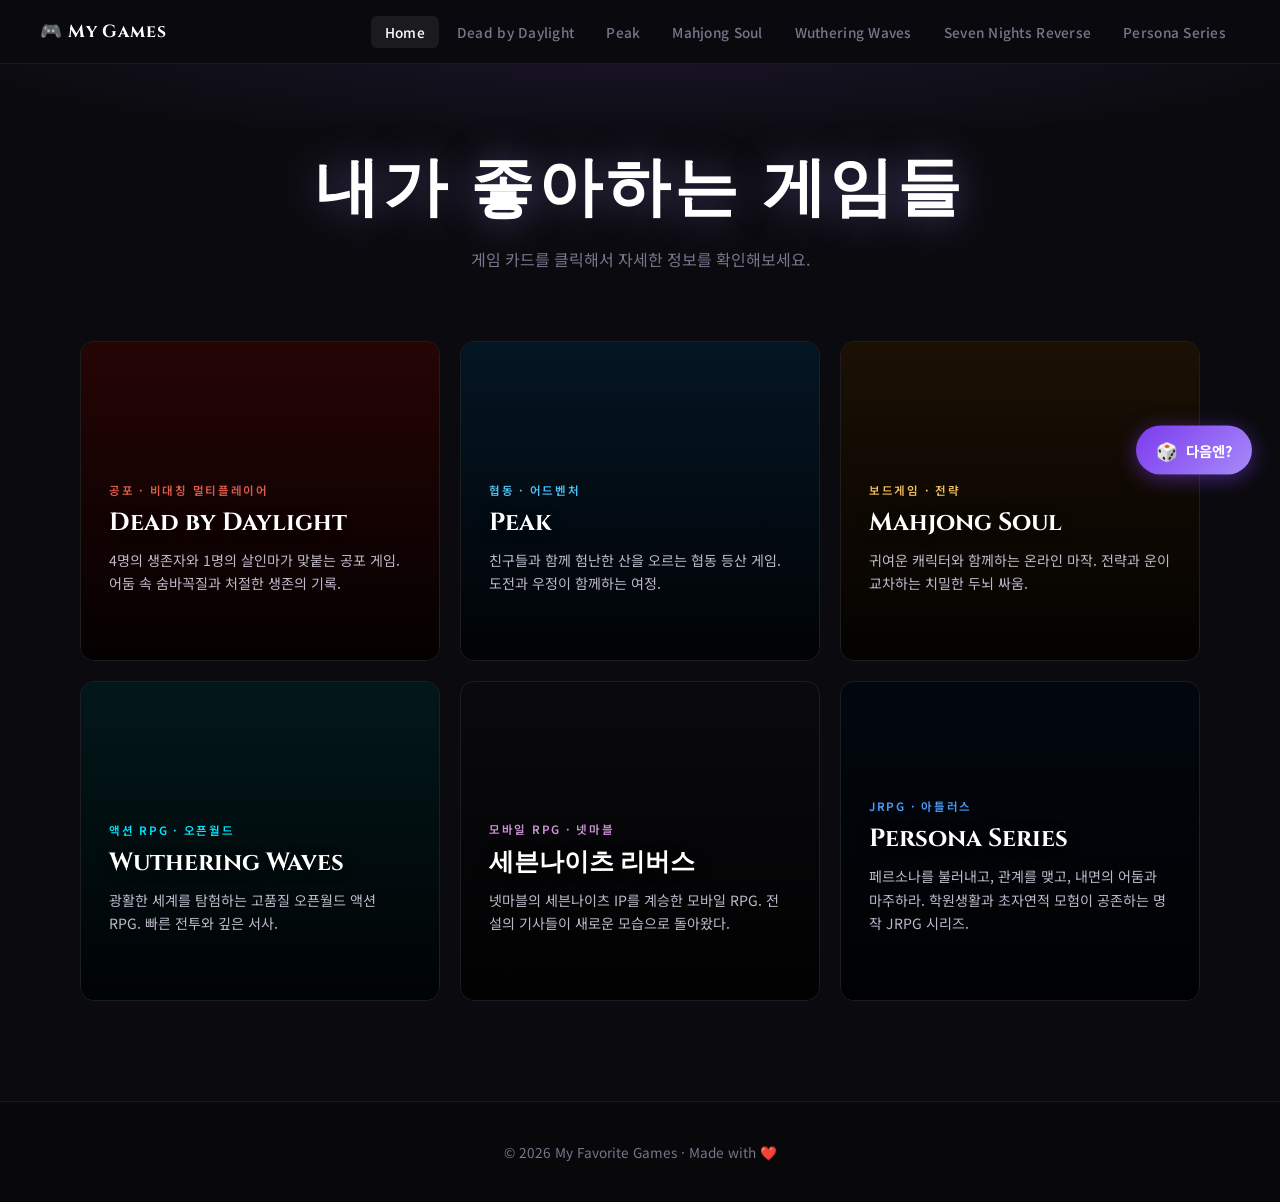
<file: index.html>
<!DOCTYPE html>
<html lang="ko">
<head>
  <meta charset="UTF-8" />
  <meta name="viewport" content="width=device-width, initial-scale=1.0" />
  <title>My Favorite Games</title>
  <link rel="stylesheet" href="style.css" />
</head>
<body>

  <nav class="navbar">
    <div class="nav-logo">🎮 My Games</div>
    <ul class="nav-links">
      <li><a href="index.html" class="active">Home</a></li>
      <li><a href="dbd.html">Dead by Daylight</a></li>
      <li><a href="peak.html">Peak</a></li>
      <li><a href="mahjong.html">Mahjong Soul</a></li>
      <li><a href="wuthering.html">Wuthering Waves</a></li>
      <li><a href="seven.html">Seven Nights Reverse</a></li>
      <li><a href="persona.html">Persona Series</a></li>
    </ul>
    <div class="hamburger" onclick="toggleMenu()">&#9776;</div>
  </nav>

  <main>
    <section class="hero">
      <h1>내가 좋아하는 게임들</h1>
      <p>게임 카드를 클릭해서 자세한 정보를 확인해보세요.</p>
    </section>

    <section class="game-grid">

      <a href="dbd.html" class="game-card dbd">
        <div class="card-img" style="background-image: url('https://cdn.cloudflare.steamstatic.com/steam/apps/381210/capsule_616x353.jpg');"></div>
        <div class="card-overlay">
          <div class="card-genre">공포 · 비대칭 멀티플레이어</div>
          <h2>Dead by Daylight</h2>
          <p>4명의 생존자와 1명의 살인마가 맞붙는 공포 게임. 어둠 속 숨바꼭질과 처절한 생존의 기록.</p>
          <span class="card-btn">자세히 보기 →</span>
        </div>
      </a>

      <a href="peak.html" class="game-card peak">
        <div class="card-img" style="background-image: url('https://cdn.cloudflare.steamstatic.com/steam/apps/3527290/library_hero.jpg');"></div>
        <div class="card-overlay">
          <div class="card-genre">협동 · 어드벤처</div>
          <h2>Peak</h2>
          <p>친구들과 함께 험난한 산을 오르는 협동 등산 게임. 도전과 우정이 함께하는 여정.</p>
          <span class="card-btn">자세히 보기 →</span>
        </div>
      </a>

      <a href="mahjong.html" class="game-card mahjong">
        <div class="card-img" style="background-image: url('https://cdn.cloudflare.steamstatic.com/steam/apps/1329410/capsule_616x353.jpg');"></div>
        <div class="card-overlay">
          <div class="card-genre">보드게임 · 전략</div>
          <h2>Mahjong Soul</h2>
          <p>귀여운 캐릭터와 함께하는 온라인 마작. 전략과 운이 교차하는 치밀한 두뇌 싸움.</p>
          <span class="card-btn">자세히 보기 →</span>
        </div>
      </a>

      <a href="wuthering.html" class="game-card wuthering">
        <div class="card-img" style="background-image: url('https://cdn.cloudflare.steamstatic.com/steam/apps/3513350/library_hero.jpg');"></div>
        <div class="card-overlay">
          <div class="card-genre">액션 RPG · 오픈월드</div>
          <h2>Wuthering Waves</h2>
          <p>광활한 세계를 탐험하는 고품질 오픈월드 액션 RPG. 빠른 전투와 깊은 서사.</p>
          <span class="card-btn">자세히 보기 →</span>
        </div>
      </a>

      <a href="seven.html" class="game-card seven">
        <div class="card-img" style="background-image: url('https://sgimage.netmarble.com/images/netmarble/tskgb/20250521/f1xd1747818326238.jpg'); background-position: center center;"></div>
        <div class="card-overlay">
          <div class="card-genre">모바일 RPG · 넷마블</div>
          <h2>세븐나이츠 리버스</h2>
          <p>넷마블의 세븐나이츠 IP를 계승한 모바일 RPG. 전설의 기사들이 새로운 모습으로 돌아왔다.</p>
          <span class="card-btn">자세히 보기 →</span>
        </div>
      </a>

      <a href="persona.html" class="game-card persona">
        <div class="card-img" style="background-image: url('https://cdn.cloudflare.steamstatic.com/steam/apps/2161700/capsule_616x353.jpg');"></div>
        <div class="card-overlay">
          <div class="card-genre">JRPG · 아틀러스</div>
          <h2>Persona Series</h2>
          <p>페르소나를 불러내고, 관계를 맺고, 내면의 어둠과 마주하라. 학원생활과 초자연적 모험이 공존하는 명작 JRPG 시리즈.</p>
          <span class="card-btn">자세히 보기 →</span>
        </div>
      </a>

    </section>
  </main>

  <footer>
    <p>© 2026 My Favorite Games · Made with ❤️</p>
  </footer>

  <script src="script.js"></script>
</body>
</html>
</file>
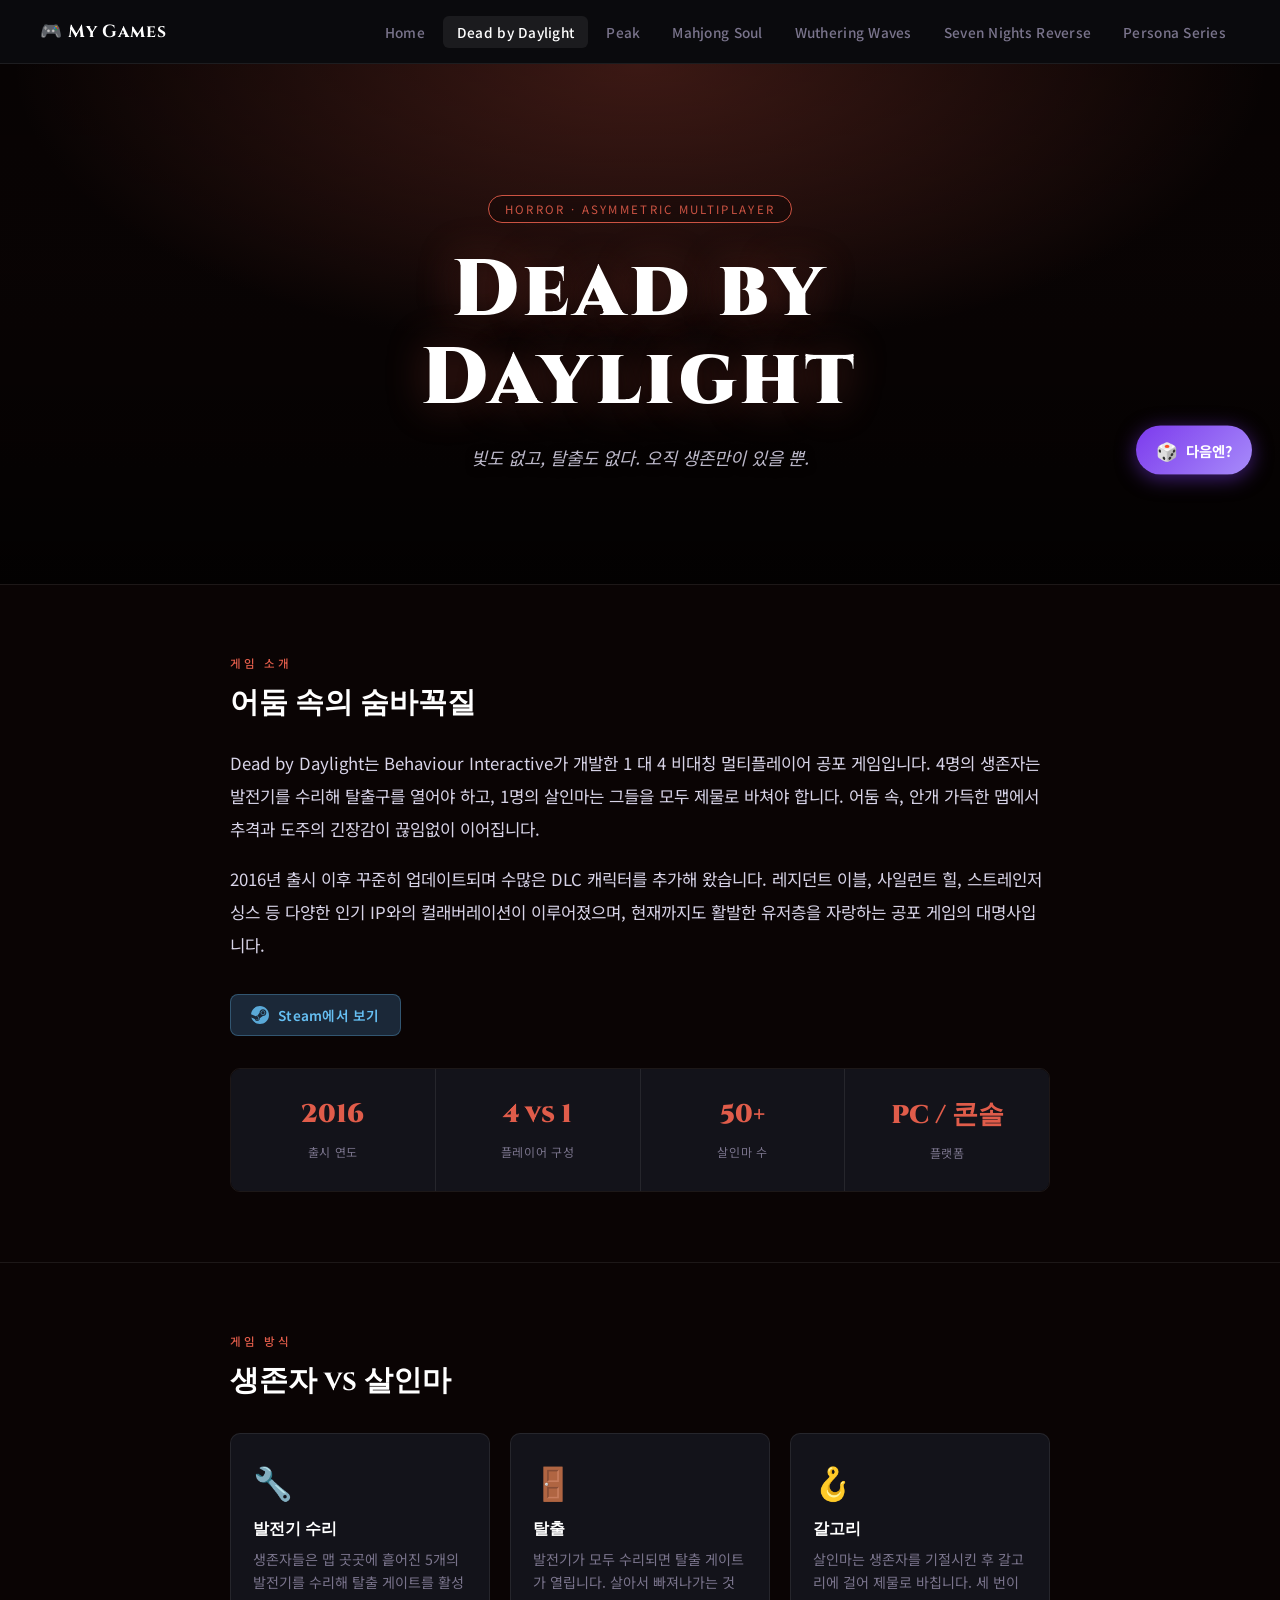
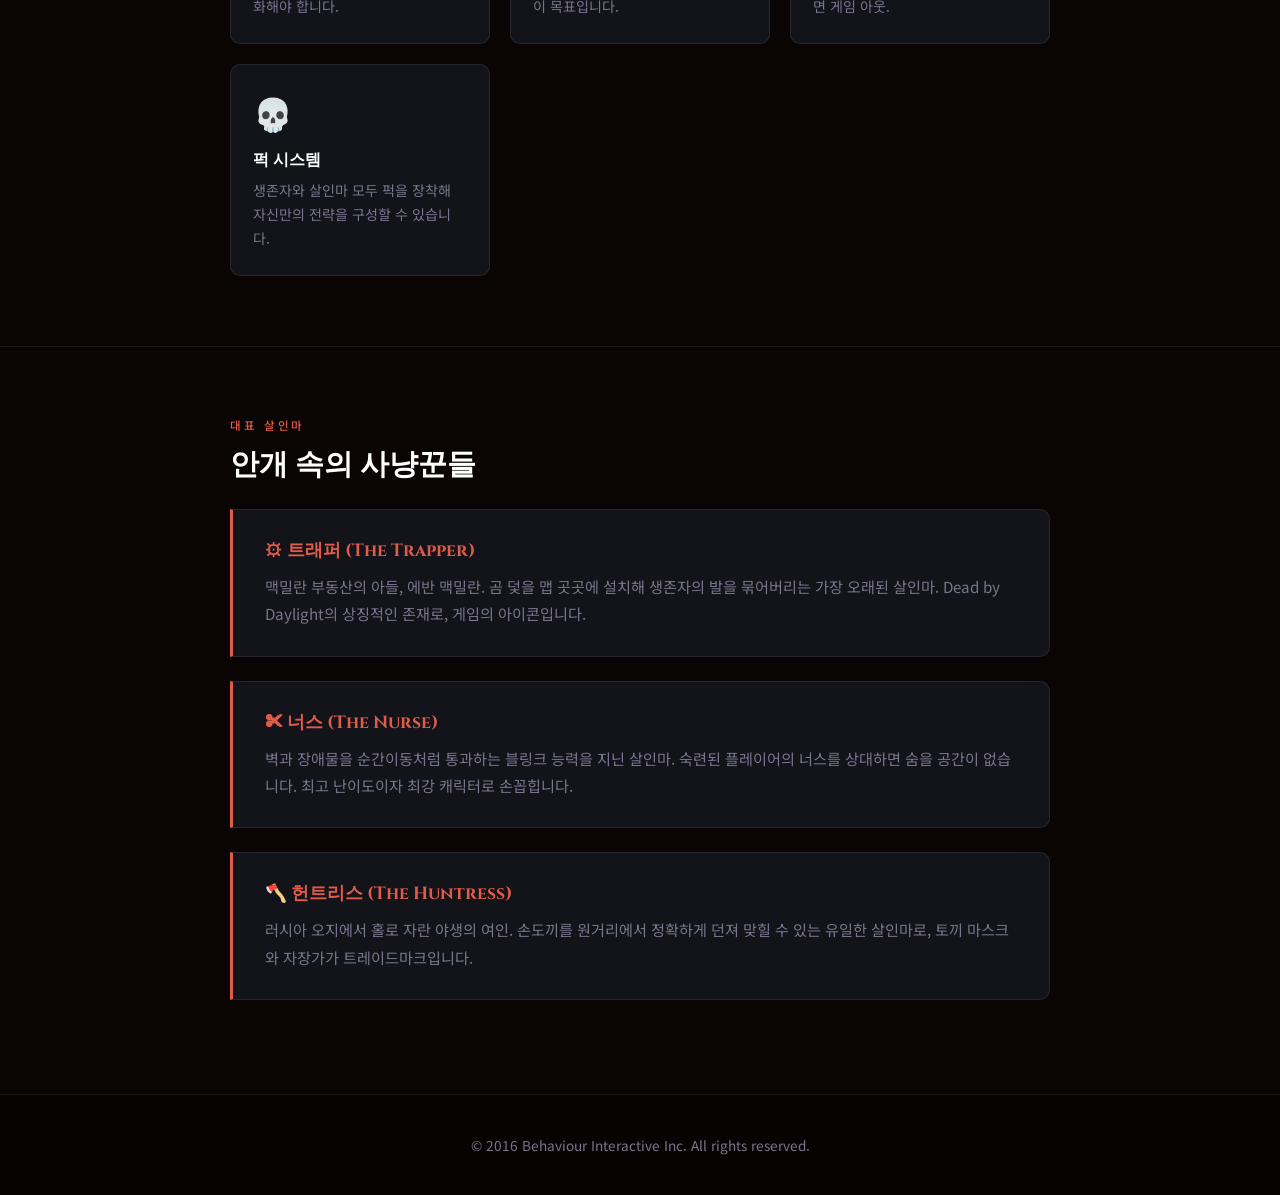
<file: dbd.html>
<!DOCTYPE html>
<html lang="ko">
<head>
  <meta charset="UTF-8" />
  <meta name="viewport" content="width=device-width, initial-scale=1.0" />
  <title>Dead by Daylight — My Games</title>
  <link rel="stylesheet" href="style.css" />
  <style>
    :root { --accent: #e05c4a; --hero-glow: rgba(224,92,74,0.35); }
    body { background: #0a0404; }
  </style>
</head>
<body>

  <nav class="navbar">
    <div class="nav-logo">🎮 My Games</div>
    <ul class="nav-links">
      <li><a href="index.html">Home</a></li>
      <li><a href="dbd.html" class="active">Dead by Daylight</a></li>
      <li><a href="peak.html">Peak</a></li>
      <li><a href="mahjong.html">Mahjong Soul</a></li>
      <li><a href="wuthering.html">Wuthering Waves</a></li>
      <li><a href="seven.html">Seven Nights Reverse</a></li>
      <li><a href="persona.html">Persona Series</a></li>
    </ul>
    <div class="hamburger" onclick="toggleMenu()">&#9776;</div>
  </nav>

  <main>
    <section class="page-hero">
      <div class="page-hero-bg" style="background-image: url('https://cdn.cloudflare.steamstatic.com/steam/apps/381210/library_hero.jpg');"></div>
      <div class="page-tag">Horror · Asymmetric Multiplayer</div>
      <h1>Dead by<br>Daylight</h1>
      <p>빛도 없고, 탈출도 없다. 오직 생존만이 있을 뿐.</p>
    </section>

    <div class="divider"></div>

    <section class="content-section">
      <div class="section-label">게임 소개</div>
      <h2>어둠 속의 숨바꼭질</h2>
      <p>
        Dead by Daylight는 Behaviour Interactive가 개발한 1 대 4 비대칭 멀티플레이어 공포 게임입니다.
        4명의 생존자는 발전기를 수리해 탈출구를 열어야 하고, 1명의 살인마는 그들을 모두 제물로 바쳐야 합니다.
        어둠 속, 안개 가득한 맵에서 추격과 도주의 긴장감이 끊임없이 이어집니다.
      </p>
      <p>
        2016년 출시 이후 꾸준히 업데이트되며 수많은 DLC 캐릭터를 추가해 왔습니다.
        레지던트 이블, 사일런트 힐, 스트레인저 싱스 등 다양한 인기 IP와의 컬래버레이션이 이루어졌으며,
        현재까지도 활발한 유저층을 자랑하는 공포 게임의 대명사입니다.
      </p>

      <div class="steam-links">
        <a href="https://store.steampowered.com/app/381210/Dead_by_Daylight/" target="_blank" rel="noopener" class="steam-btn">
          <svg class="steam-icon" viewBox="0 0 24 24" fill="currentColor" xmlns="http://www.w3.org/2000/svg">
            <path d="M11.979 0C5.678 0 .511 4.86.022 11.037l6.432 2.658c.545-.371 1.203-.59 1.912-.59.063 0 .125.004.186.006l2.86-4.142V8.91c0-2.494 2.028-4.52 4.52-4.52 2.494 0 4.52 2.026 4.52 4.52s-2.026 4.52-4.52 4.52h-.105l-4.076 2.911c0 .051.004.105.004.159 0 1.875-1.515 3.396-3.39 3.396-1.635 0-3.016-1.173-3.331-2.727L.436 15.27C1.862 20.307 6.486 24 11.979 24c6.627 0 11.999-5.373 11.999-12S18.605 0 11.979 0zM7.54 18.21l-1.473-.61c.262.543.714.999 1.314 1.25 1.297.539 2.793-.076 3.332-1.375.263-.63.264-1.319.005-1.949s-.75-1.121-1.377-1.383c-.624-.26-1.29-.249-1.878-.03l1.523.63c.956.4 1.409 1.497 1.009 2.452-.397.957-1.497 1.41-2.454 1.015zm11.415-9.303c0-1.662-1.353-3.015-3.015-3.015-1.665 0-3.015 1.353-3.015 3.015 0 1.665 1.35 3.015 3.015 3.015 1.663 0 3.015-1.35 3.015-3.015zm-5.273-.005c0-1.252 1.013-2.266 2.265-2.266 1.249 0 2.266 1.014 2.266 2.266 0 1.251-1.017 2.265-2.266 2.265-1.252 0-2.265-1.014-2.265-2.265z"/>
          </svg>
          Steam에서 보기
        </a>
      </div>

      <div class="stats-row">
        <div class="stat-item">
          <span class="stat-value">2016</span>
          <span class="stat-label">출시 연도</span>
        </div>
        <div class="stat-item">
          <span class="stat-value">4 vs 1</span>
          <span class="stat-label">플레이어 구성</span>
        </div>
        <div class="stat-item">
          <span class="stat-value">50+</span>
          <span class="stat-label">살인마 수</span>
        </div>
        <div class="stat-item">
          <span class="stat-value">PC / 콘솔</span>
          <span class="stat-label">플랫폼</span>
        </div>
      </div>
    </section>

    <div class="divider"></div>

    <section class="content-section">
      <div class="section-label">게임 방식</div>
      <h2>생존자 vs 살인마</h2>

      <div class="info-grid">
        <div class="info-card">
          <div class="info-card-icon">🔧</div>
          <h3>발전기 수리</h3>
          <p>생존자들은 맵 곳곳에 흩어진 5개의 발전기를 수리해 탈출 게이트를 활성화해야 합니다.</p>
        </div>
        <div class="info-card">
          <div class="info-card-icon">🚪</div>
          <h3>탈출</h3>
          <p>발전기가 모두 수리되면 탈출 게이트가 열립니다. 살아서 빠져나가는 것이 목표입니다.</p>
        </div>
        <div class="info-card">
          <div class="info-card-icon">🪝</div>
          <h3>갈고리</h3>
          <p>살인마는 생존자를 기절시킨 후 갈고리에 걸어 제물로 바칩니다. 세 번이면 게임 아웃.</p>
        </div>
        <div class="info-card">
          <div class="info-card-icon">💀</div>
          <h3>퍽 시스템</h3>
          <p>생존자와 살인마 모두 퍽을 장착해 자신만의 전략을 구성할 수 있습니다.</p>
        </div>
      </div>
    </section>

    <div class="divider"></div>

    <section class="content-section">
      <div class="section-label">대표 살인마</div>
      <h2>안개 속의 사냥꾼들</h2>

      <div class="highlight-box">
        <h3>⚙ 트래퍼 (The Trapper)</h3>
        <p>
          맥밀란 부동산의 아들, 에반 맥밀란. 곰 덫을 맵 곳곳에 설치해 생존자의 발을 묶어버리는 가장 오래된 살인마.
          Dead by Daylight의 상징적인 존재로, 게임의 아이콘입니다.
        </p>
      </div>

      <div class="highlight-box">
        <h3>✂ 너스 (The Nurse)</h3>
        <p>
          벽과 장애물을 순간이동처럼 통과하는 블링크 능력을 지닌 살인마. 숙련된 플레이어의 너스를 상대하면 숨을 공간이 없습니다.
          최고 난이도이자 최강 캐릭터로 손꼽힙니다.
        </p>
      </div>

      <div class="highlight-box">
        <h3>🪓 헌트리스 (The Huntress)</h3>
        <p>
          러시아 오지에서 홀로 자란 야생의 여인. 손도끼를 원거리에서 정확하게 던져 맞힐 수 있는 유일한 살인마로,
          토끼 마스크와 자장가가 트레이드마크입니다.
        </p>
      </div>
    </section>
  </main>

  <footer>
    <p>© 2016 Behaviour Interactive Inc. All rights reserved.</p>
  </footer>

  <script src="script.js"></script>
</body>
</html>
</file>
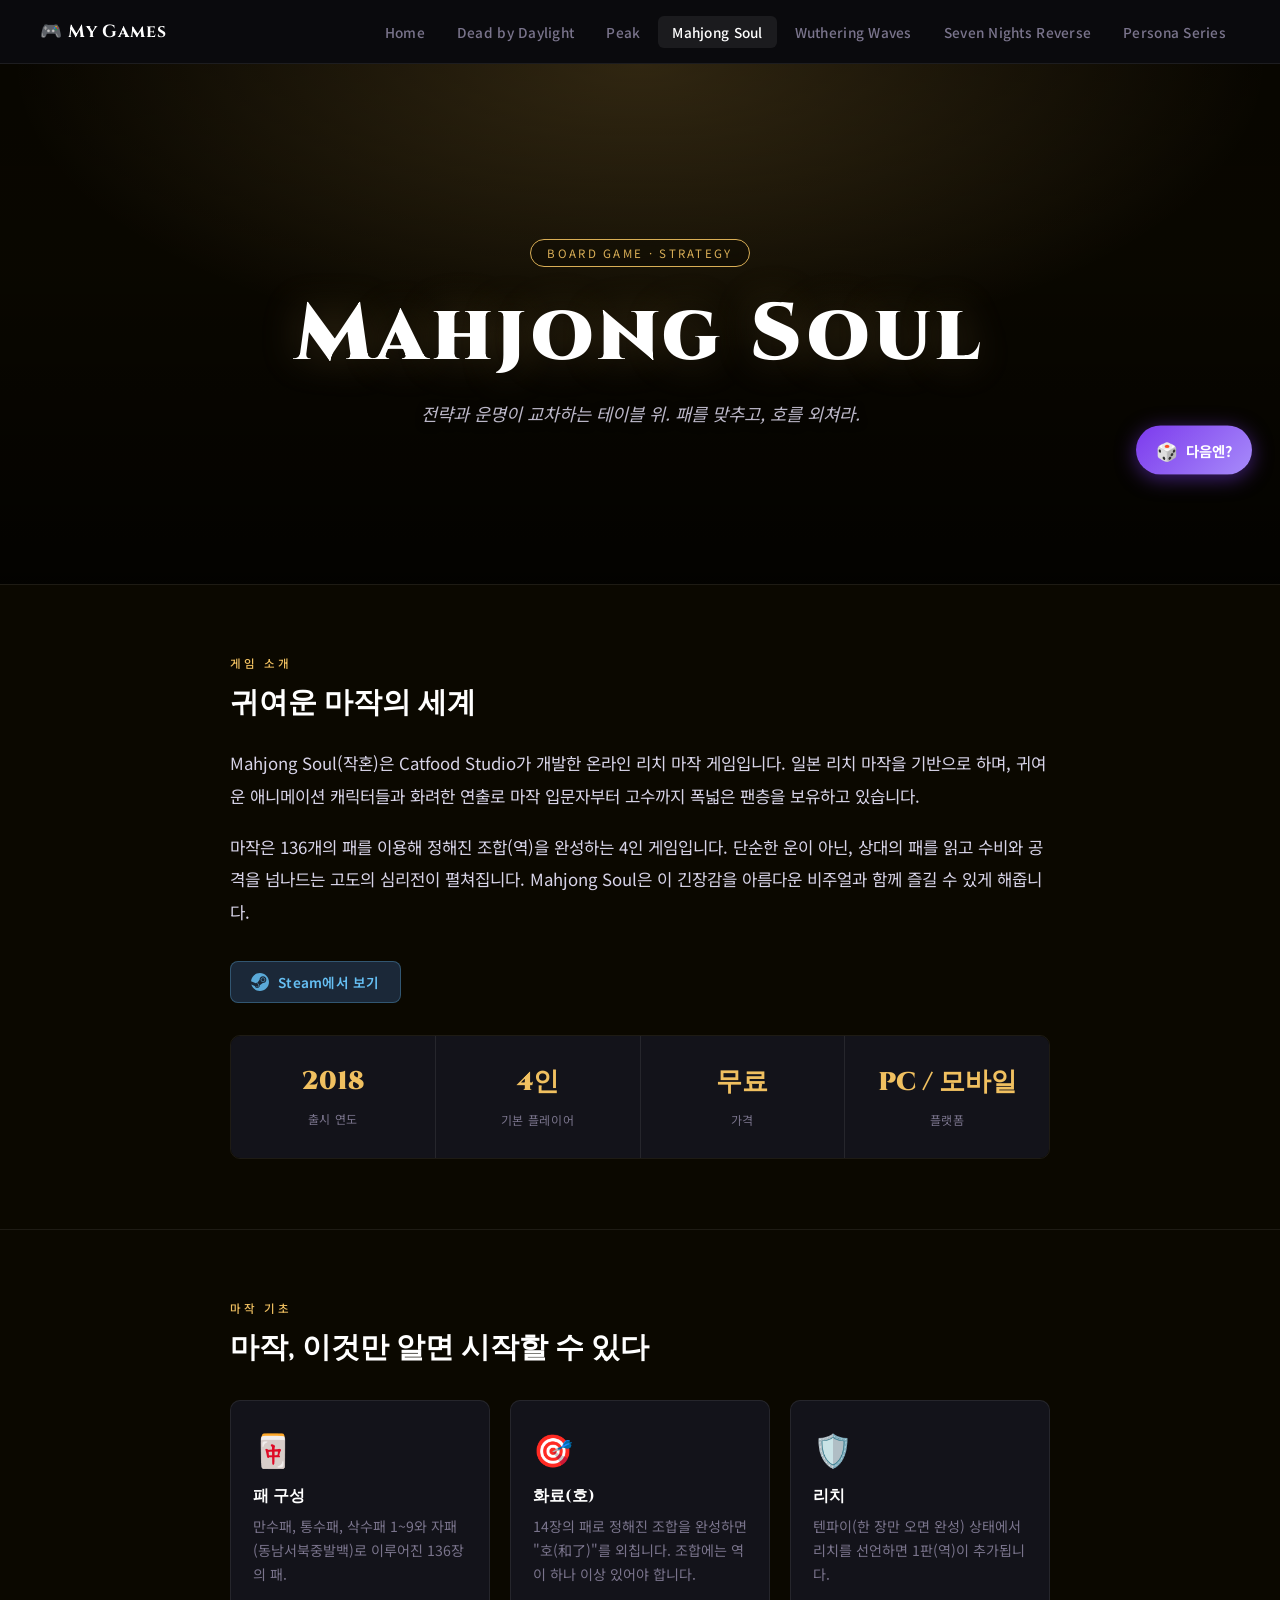
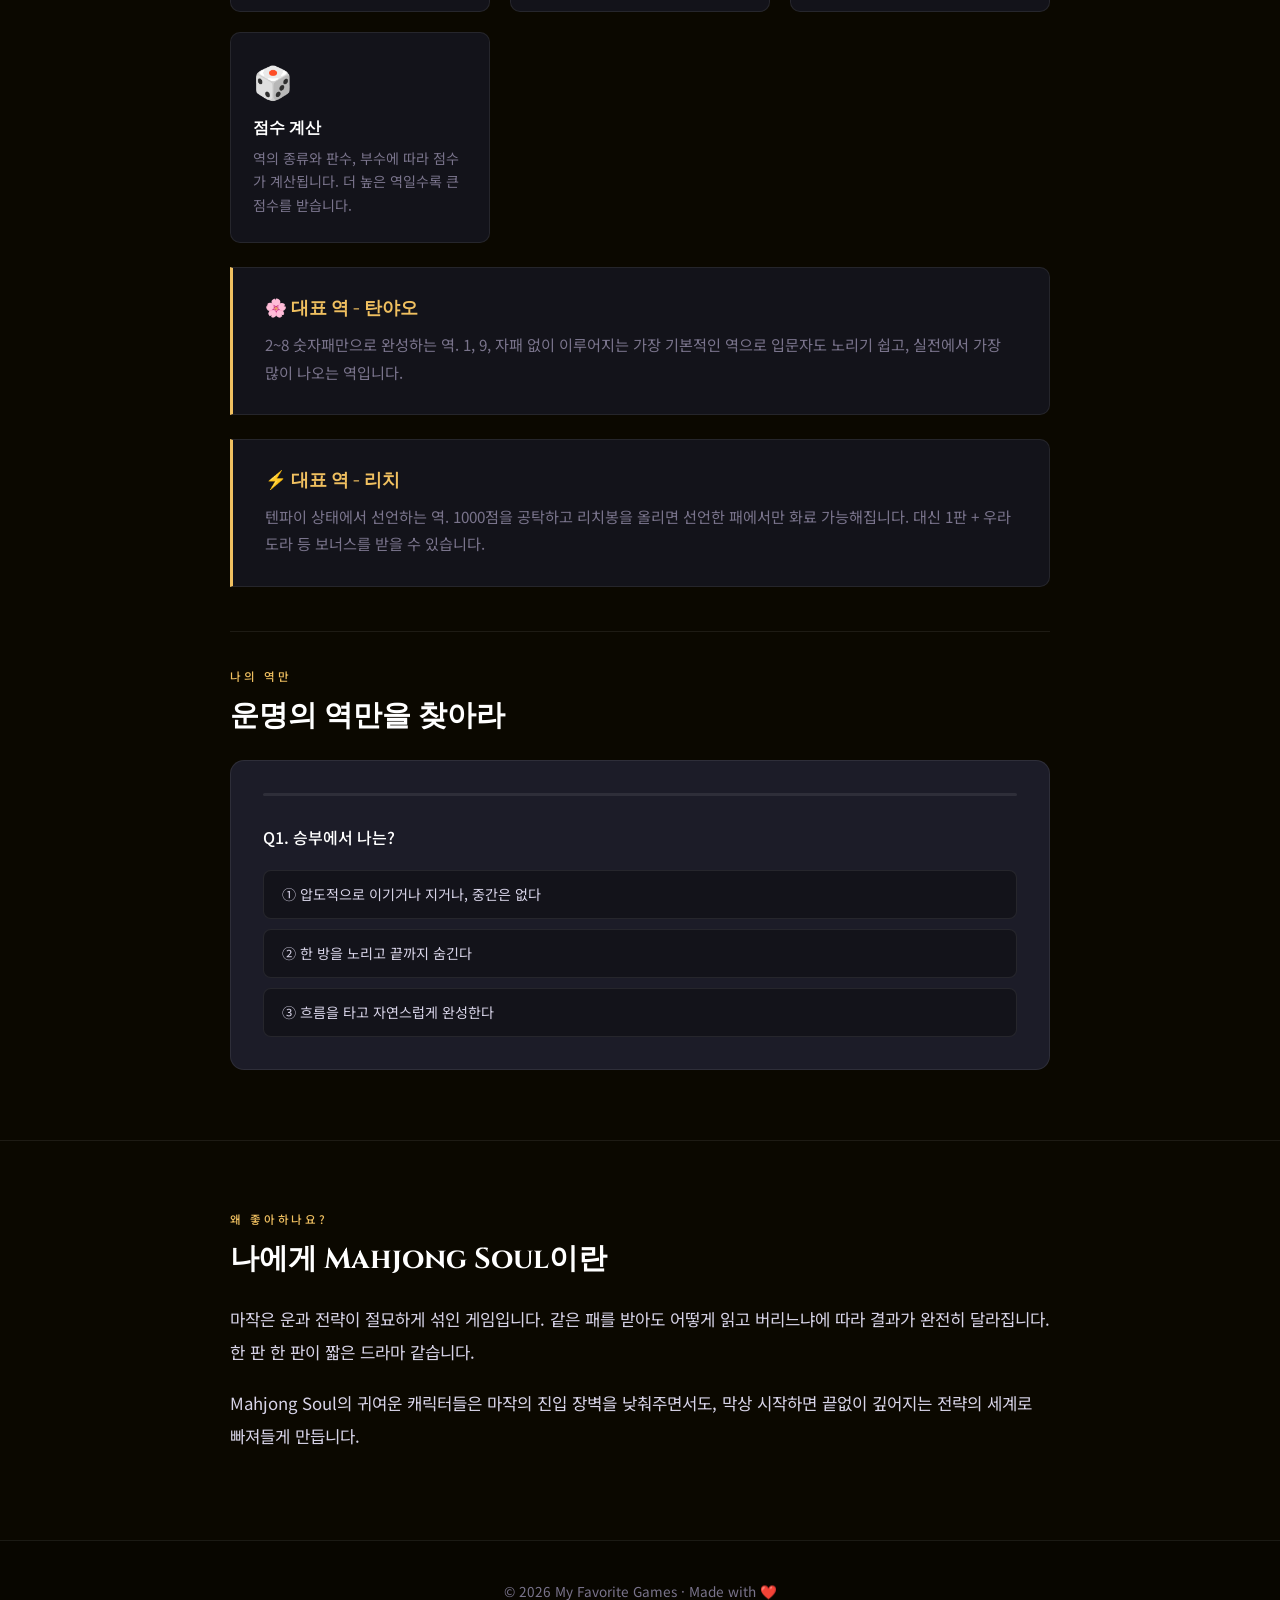
<file: mahjong.html>
<!DOCTYPE html>
<html lang="ko">
<head>
  <meta charset="UTF-8" />
  <meta name="viewport" content="width=device-width, initial-scale=1.0" />
  <title>Mahjong Soul — My Games</title>
  <link rel="stylesheet" href="style.css" />
  <style>
    :root { --accent: #f0c060; --hero-glow: rgba(240,192,96,0.25); }
    body { background: #0b0800; }
  </style>
</head>
<body>

  <nav class="navbar">
    <div class="nav-logo">🎮 My Games</div>
    <ul class="nav-links">
      <li><a href="index.html">Home</a></li>
      <li><a href="dbd.html">Dead by Daylight</a></li>
      <li><a href="peak.html">Peak</a></li>
      <li><a href="mahjong.html" class="active">Mahjong Soul</a></li>
      <li><a href="wuthering.html">Wuthering Waves</a></li>
      <li><a href="seven.html">Seven Nights Reverse</a></li>
      <li><a href="persona.html">Persona Series</a></li>
    </ul>
    <div class="hamburger" onclick="toggleMenu()">&#9776;</div>
  </nav>

  <main>
    <section class="page-hero">
      <div class="page-hero-bg" style="background-image: url('https://cdn.cloudflare.steamstatic.com/steam/apps/1329410/library_hero.jpg');"></div>
      <div class="page-tag">Board Game · Strategy</div>
      <h1>Mahjong Soul</h1>
      <p>전략과 운명이 교차하는 테이블 위. 패를 맞추고, 호를 외쳐라.</p>
    </section>

    <div class="divider"></div>

    <section class="content-section">
      <div class="section-label">게임 소개</div>
      <h2>귀여운 마작의 세계</h2>
      <p>
        Mahjong Soul(작혼)은 Catfood Studio가 개발한 온라인 리치 마작 게임입니다.
        일본 리치 마작을 기반으로 하며, 귀여운 애니메이션 캐릭터들과 화려한 연출로
        마작 입문자부터 고수까지 폭넓은 팬층을 보유하고 있습니다.
      </p>
      <p>
        마작은 136개의 패를 이용해 정해진 조합(역)을 완성하는 4인 게임입니다.
        단순한 운이 아닌, 상대의 패를 읽고 수비와 공격을 넘나드는 고도의 심리전이 펼쳐집니다.
        Mahjong Soul은 이 긴장감을 아름다운 비주얼과 함께 즐길 수 있게 해줍니다.
      </p>

      <div class="steam-links">
        <a href="https://store.steampowered.com/app/1329410/Mahjong_Soul/" target="_blank" rel="noopener" class="steam-btn">
          <svg class="steam-icon" viewBox="0 0 24 24" fill="currentColor" xmlns="http://www.w3.org/2000/svg">
            <path d="M11.979 0C5.678 0 .511 4.86.022 11.037l6.432 2.658c.545-.371 1.203-.59 1.912-.59.063 0 .125.004.186.006l2.86-4.142V8.91c0-2.494 2.028-4.52 4.52-4.52 2.494 0 4.52 2.026 4.52 4.52s-2.026 4.52-4.52 4.52h-.105l-4.076 2.911c0 .051.004.105.004.159 0 1.875-1.515 3.396-3.39 3.396-1.635 0-3.016-1.173-3.331-2.727L.436 15.27C1.862 20.307 6.486 24 11.979 24c6.627 0 11.999-5.373 11.999-12S18.605 0 11.979 0zM7.54 18.21l-1.473-.61c.262.543.714.999 1.314 1.25 1.297.539 2.793-.076 3.332-1.375.263-.63.264-1.319.005-1.949s-.75-1.121-1.377-1.383c-.624-.26-1.29-.249-1.878-.03l1.523.63c.956.4 1.409 1.497 1.009 2.452-.397.957-1.497 1.41-2.454 1.015zm11.415-9.303c0-1.662-1.353-3.015-3.015-3.015-1.665 0-3.015 1.353-3.015 3.015 0 1.665 1.35 3.015 3.015 3.015 1.663 0 3.015-1.35 3.015-3.015zm-5.273-.005c0-1.252 1.013-2.266 2.265-2.266 1.249 0 2.266 1.014 2.266 2.266 0 1.251-1.017 2.265-2.266 2.265-1.252 0-2.265-1.014-2.265-2.265z"/>
          </svg>
          Steam에서 보기
        </a>
      </div>

      <div class="stats-row">
        <div class="stat-item">
          <span class="stat-value">2018</span>
          <span class="stat-label">출시 연도</span>
        </div>
        <div class="stat-item">
          <span class="stat-value">4인</span>
          <span class="stat-label">기본 플레이어</span>
        </div>
        <div class="stat-item">
          <span class="stat-value">무료</span>
          <span class="stat-label">가격</span>
        </div>
        <div class="stat-item">
          <span class="stat-value">PC / 모바일</span>
          <span class="stat-label">플랫폼</span>
        </div>
      </div>
    </section>

    <div class="divider"></div>

    <section class="content-section">
      <div class="section-label">마작 기초</div>
      <h2>마작, 이것만 알면 시작할 수 있다</h2>

      <div class="info-grid">
        <div class="info-card">
          <div class="info-card-icon">🀄</div>
          <h3>패 구성</h3>
          <p>만수패, 통수패, 삭수패 1~9와 자패(동남서북중발백)로 이루어진 136장의 패.</p>
        </div>
        <div class="info-card">
          <div class="info-card-icon">🎯</div>
          <h3>화료(호)</h3>
          <p>14장의 패로 정해진 조합을 완성하면 "호(和了)"를 외칩니다. 조합에는 역이 하나 이상 있어야 합니다.</p>
        </div>
        <div class="info-card">
          <div class="info-card-icon">🛡️</div>
          <h3>리치</h3>
          <p>텐파이(한 장만 오면 완성) 상태에서 리치를 선언하면 1판(역)이 추가됩니다.</p>
        </div>
        <div class="info-card">
          <div class="info-card-icon">🎲</div>
          <h3>점수 계산</h3>
          <p>역의 종류와 판수, 부수에 따라 점수가 계산됩니다. 더 높은 역일수록 큰 점수를 받습니다.</p>
        </div>
      </div>

      <div class="highlight-box">
        <h3>🌸 대표 역 - 탄야오</h3>
        <p>
          2~8 숫자패만으로 완성하는 역. 1, 9, 자패 없이 이루어지는 가장 기본적인 역으로
          입문자도 노리기 쉽고, 실전에서 가장 많이 나오는 역입니다.
        </p>
      </div>

      <div class="highlight-box">
        <h3>⚡ 대표 역 - 리치</h3>
        <p>
          텐파이 상태에서 선언하는 역. 1000점을 공탁하고 리치봉을 올리면 선언한 패에서만 화료 가능해집니다.
          대신 1판 + 우라도라 등 보너스를 받을 수 있습니다.
        </p>
      </div>

      <div style="border-top:1px solid var(--border);margin:44px 0 36px;"></div>
      <div class="section-label">나의 역만</div>
      <h2>운명의 역만을 찾아라</h2>

      <div class="quiz-wrap" id="yq">
        <div class="quiz-progress"><div class="quiz-bar" id="yq-bar" style="width:0%"></div></div>
        <div id="yq-body">
          <div class="quiz-q" id="yq-q"></div>
          <div class="quiz-choices" id="yq-choices"></div>
        </div>
        <div id="yq-result" class="quiz-result" hidden></div>
      </div>

      <script>
      (function(){
        var Q=[
          {q:"Q1. 승부에서 나는?",c:[
            {t:"① 압도적으로 이기거나 지거나, 중간은 없다",add:{daisuushii:3}},
            {t:"② 한 방을 노리고 끝까지 숨긴다",add:{kokushi:2,suuankou:2}},
            {t:"③ 흐름을 타고 자연스럽게 완성한다",add:{ryuuiisou:2,churen:1}}
          ]},
          {q:"Q2. 평소 스타일은?",c:[
            {t:"① 완벽하게 갖춰야 직성이 풀린다",add:{churen:3}},
            {t:"② 희귀하고 남들이 못 하는 걸 한다",add:{kokushi:2,suuankou:1}},
            {t:"③ 순수하게 한 가지만 파고든다",add:{tsuuiisou:2,ryuuiisou:2}}
          ]},
          {q:"Q3. 위기 상황에서 나는?",c:[
            {t:"① 버티면서 역전을 노린다",add:{suuankou:2,daisangen:2}},
            {t:"② 처음부터 위험한 패를 안 만든다",add:{tsuuiisou:2,tenhou:1}},
            {t:"③ 상황이고 뭐고 그냥 밀어붙인다",add:{daisuushii:2,tenhou:2}}
          ]},
          {q:"Q4. 내가 원하는 승리란?",c:[
            {t:"① 아무도 예상 못 한 완벽한 한 방",add:{kokushi:2,churen:2}},
            {t:"② 처음부터 끝까지 내 페이스대로",add:{tsuuiisou:2,ryuuiisou:2}},
            {t:"③ 극적인 역전, 드라마틱하게",add:{daisangen:3,tenhou:2}}
          ]}
        ];
        var ORDER=['kokushi','churen','tenhou','suuankou','daisangen','tsuuiisou','ryuuiisou','daisuushii'];
        var R={
          kokushi:{emoji:"🀄",name:"국사무쌍 (国士無双)",
            desc:"13종의 요구패를 모두 모아 완성하는 전설의 역만. 남들이 버리는 패를 모아 독자적인 길을 개척하는 당신. 아무도 예측하지 못하는 방식으로 한 판을 지배하는 고독한 승부사입니다."},
          churen:{emoji:"🔮",name:"구련보등 (九蓮宝燈)",
            desc:"1112345678999에 한 장을 더해 완성하는 완전주의자의 역만. 흐름을 타고 자연스럽게, 하지만 누구보다 철저하게 준비한 끝에 빛나는 역만입니다."},
          tenhou:{emoji:"☄️",name:"천화 (天和)",
            desc:"배패에서 이미 완성. 처음부터 모든 것이 결정된 운명의 역만. 기다림 없이 첫 순간에 모든 것을 폭발시키는 당신은 타고난 승부사입니다."},
          suuankou:{emoji:"🗿",name:"사암각 (四暗刻)",
            desc:"4개의 암각을 혼자 힘으로 완성. 아무도 모르게 조용히 쌓아올리다 한 방에 터뜨리는 역만. 묵묵히 버티며 역전을 노리는 인내의 승부사입니다."},
          daisangen:{emoji:"🐉",name:"대삼원 (大三元)",
            desc:"중, 발, 백 세 삼원패를 모두 완성. 위기 속에서 극적인 역전을 만들어내는 드라마틱한 역만. 테이블을 압도하는 존재감을 가진 승부사입니다."},
          tsuuiisou:{emoji:"🀇",name:"자일색 (字一色)",
            desc:"오직 자패만으로 완성. 흔들리지 않는 신념으로 한 길만 걷는 역만. 위험한 길을 피하고 자신만의 세계를 구축하는 고고한 승부사입니다."},
          ryuuiisou:{emoji:"🌿",name:"녹일색 (緑一色)",
            desc:"녹색 패만으로 완성하는 아름다운 역만. 한 가지에 완전히 몰두해 최고가 되는 타입. 흐름에 순응하면서도 자신만의 색깔을 잃지 않는 장인입니다."},
          daisuushii:{emoji:"💥",name:"대사희 (大四喜)",
            desc:"동남서북 네 바람패 모두를 완성하는 더블 역만의 제왕. 처음부터 끝까지 압도적인 존재감으로 테이블을 지배하는 진정한 승부사입니다."}
        };
        var step=0;
        var sc={kokushi:0,churen:0,tenhou:0,suuankou:0,daisangen:0,tsuuiisou:0,ryuuiisou:0,daisuushii:0};
        function render(){
          var bar=document.getElementById('yq-bar');
          var body=document.getElementById('yq-body');
          var res=document.getElementById('yq-result');
          bar.style.width=(step/Q.length*100)+'%';
          if(step<Q.length){
            body.hidden=false; res.hidden=true;
            document.getElementById('yq-q').textContent=Q[step].q;
            var ch=document.getElementById('yq-choices');
            ch.innerHTML='';
            Q[step].c.forEach(function(c){
              var b=document.createElement('button');
              b.className='quiz-choice'; b.textContent=c.t;
              b.onclick=function(){
                Object.keys(c.add).forEach(function(k){sc[k]+=c.add[k];});
                step++; render();
              };
              ch.appendChild(b);
            });
          } else {
            bar.style.width='100%';
            body.hidden=true; res.hidden=false;
            var w=ORDER.reduce(function(best,k){return sc[k]>sc[best]?k:best;},ORDER[0]);
            var r=R[w];
            res.innerHTML=
              '<span class="quiz-result-emoji">'+r.emoji+'</span>'+
              '<span class="quiz-result-label">당신의 운명의 역만은</span>'+
              '<div class="quiz-result-name">'+r.name+'</div>'+
              '<div class="quiz-result-desc">'+r.desc+'</div>'+
              '<button class="quiz-retry" onclick="_yqReset()">↩ 다시하기</button>';
          }
        }
        window._yqReset=function(){
          step=0;
          Object.keys(sc).forEach(function(k){sc[k]=0;});
          render();
        };
        render();
      })();
      </script>
    </section>

    <div class="divider"></div>

    <section class="content-section">
      <div class="section-label">왜 좋아하나요?</div>
      <h2>나에게 Mahjong Soul이란</h2>
      <p>
        마작은 운과 전략이 절묘하게 섞인 게임입니다. 같은 패를 받아도 어떻게 읽고 버리느냐에 따라
        결과가 완전히 달라집니다. 한 판 한 판이 짧은 드라마 같습니다.
      </p>
      <p>
        Mahjong Soul의 귀여운 캐릭터들은 마작의 진입 장벽을 낮춰주면서도,
        막상 시작하면 끝없이 깊어지는 전략의 세계로 빠져들게 만듭니다.
      </p>
    </section>
  </main>

  <footer>
    <p>© 2026 My Favorite Games · Made with ❤️</p>
  </footer>

  <script src="script.js"></script>
</body>
</html>
</file>
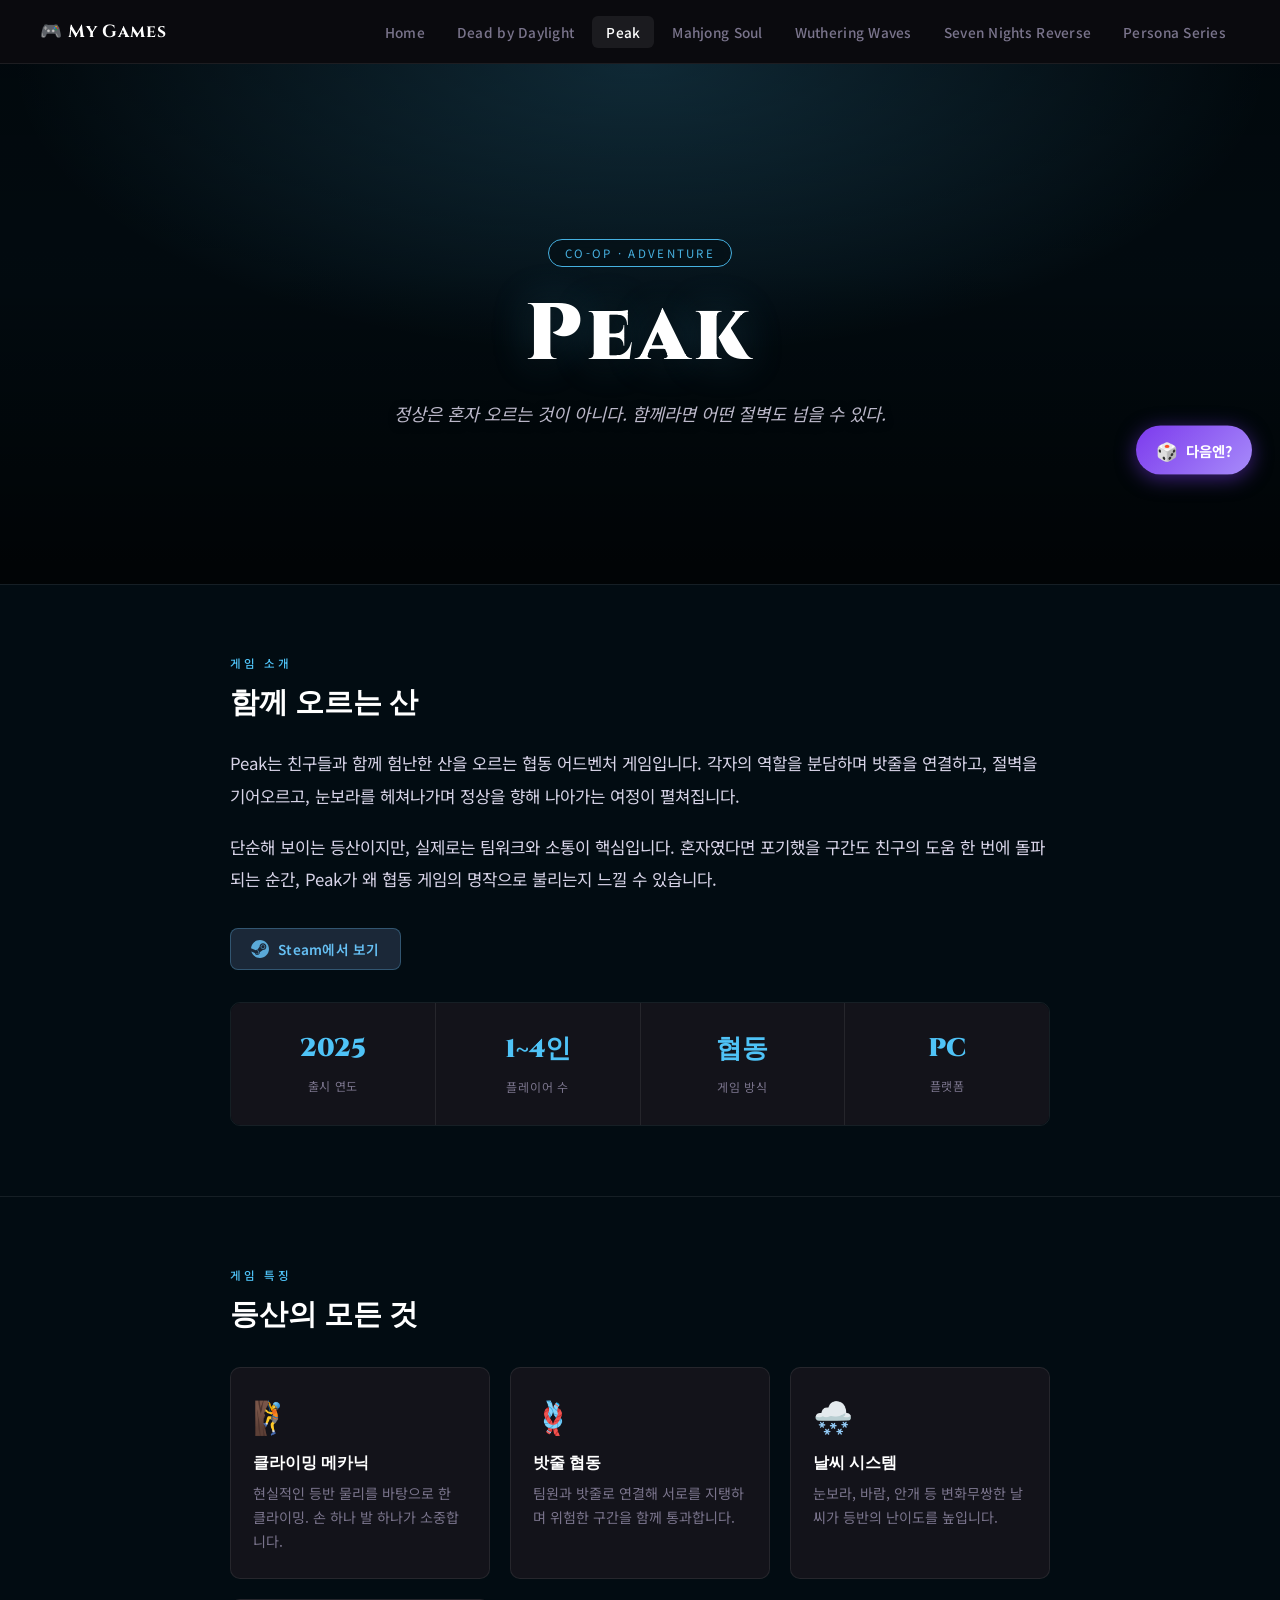
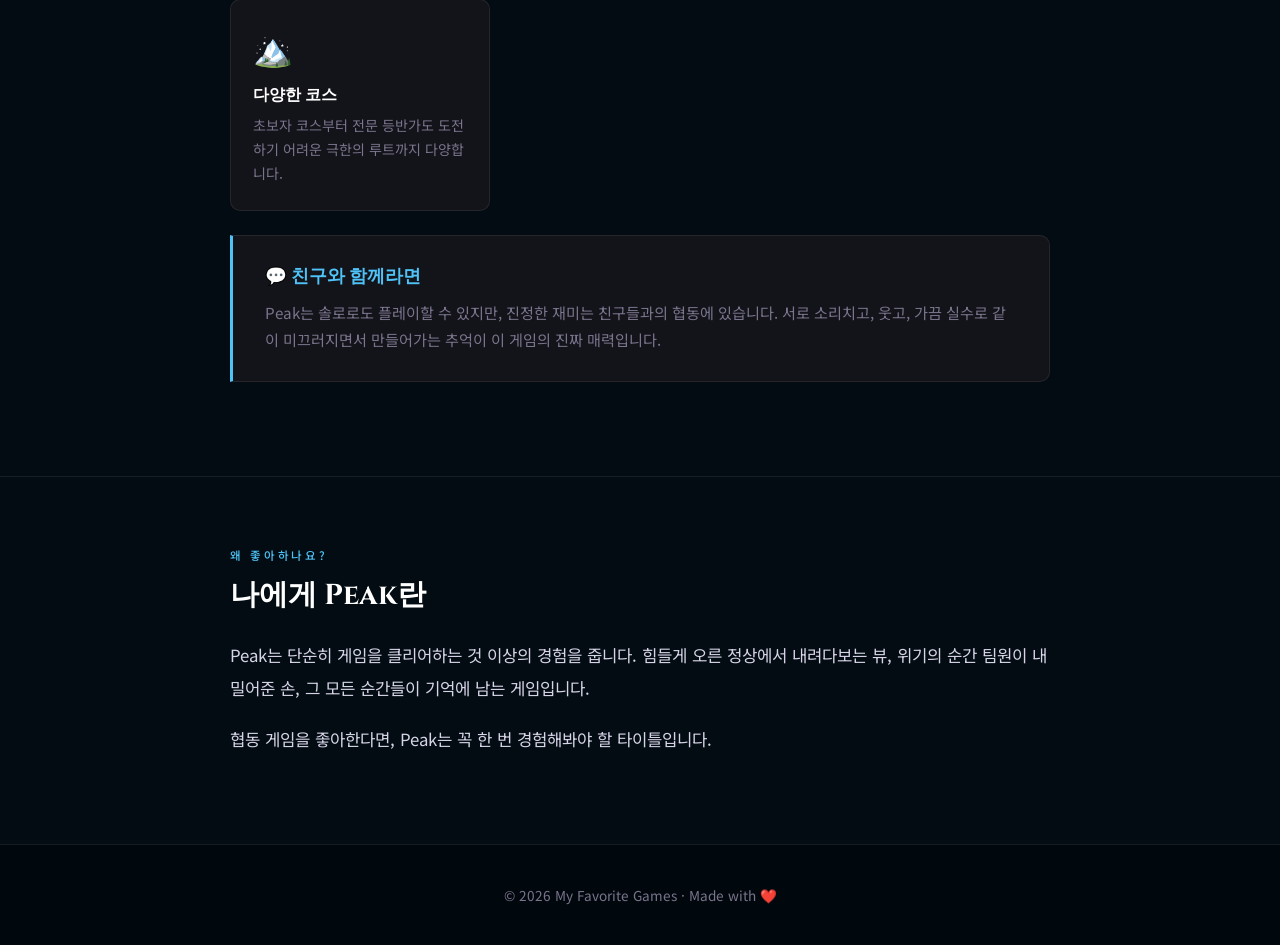
<file: peak.html>
<!DOCTYPE html>
<html lang="ko">
<head>
  <meta charset="UTF-8" />
  <meta name="viewport" content="width=device-width, initial-scale=1.0" />
  <title>Peak — My Games</title>
  <link rel="stylesheet" href="style.css" />
  <style>
    :root { --accent: #4fc3f7; --hero-glow: rgba(79,195,247,0.25); }
    body { background: #020c12; }
  </style>
</head>
<body>

  <nav class="navbar">
    <div class="nav-logo">🎮 My Games</div>
    <ul class="nav-links">
      <li><a href="index.html">Home</a></li>
      <li><a href="dbd.html">Dead by Daylight</a></li>
      <li><a href="peak.html" class="active">Peak</a></li>
      <li><a href="mahjong.html">Mahjong Soul</a></li>
      <li><a href="wuthering.html">Wuthering Waves</a></li>
      <li><a href="seven.html">Seven Nights Reverse</a></li>
      <li><a href="persona.html">Persona Series</a></li>
    </ul>
    <div class="hamburger" onclick="toggleMenu()">&#9776;</div>
  </nav>

  <main>
    <section class="page-hero">
      <div class="page-hero-bg" style="background-image: url('https://shared.akamai.steamstatic.com/store_item_assets/steam/apps/3527290/bac7b90dffb456afecc4517a3e1d69362b95d15b/ss_bac7b90dffb456afecc4517a3e1d69362b95d15b.1920x1080.jpg?t=1775581133');"></div>
      <div class="page-tag">Co-op · Adventure</div>
      <h1>Peak</h1>
      <p>정상은 혼자 오르는 것이 아니다. 함께라면 어떤 절벽도 넘을 수 있다.</p>
    </section>

    <div class="divider"></div>

    <section class="content-section">
      <div class="section-label">게임 소개</div>
      <h2>함께 오르는 산</h2>
      <p>
        Peak는 친구들과 함께 험난한 산을 오르는 협동 어드벤처 게임입니다.
        각자의 역할을 분담하며 밧줄을 연결하고, 절벽을 기어오르고, 눈보라를 헤쳐나가며
        정상을 향해 나아가는 여정이 펼쳐집니다.
      </p>
      <p>
        단순해 보이는 등산이지만, 실제로는 팀워크와 소통이 핵심입니다.
        혼자였다면 포기했을 구간도 친구의 도움 한 번에 돌파되는 순간,
        Peak가 왜 협동 게임의 명작으로 불리는지 느낄 수 있습니다.
      </p>

      <div class="steam-links">
        <a href="https://store.steampowered.com/app/3527290/Peak/" target="_blank" rel="noopener" class="steam-btn">
          <svg class="steam-icon" viewBox="0 0 24 24" fill="currentColor" xmlns="http://www.w3.org/2000/svg">
            <path d="M11.979 0C5.678 0 .511 4.86.022 11.037l6.432 2.658c.545-.371 1.203-.59 1.912-.59.063 0 .125.004.186.006l2.86-4.142V8.91c0-2.494 2.028-4.52 4.52-4.52 2.494 0 4.52 2.026 4.52 4.52s-2.026 4.52-4.52 4.52h-.105l-4.076 2.911c0 .051.004.105.004.159 0 1.875-1.515 3.396-3.39 3.396-1.635 0-3.016-1.173-3.331-2.727L.436 15.27C1.862 20.307 6.486 24 11.979 24c6.627 0 11.999-5.373 11.999-12S18.605 0 11.979 0zM7.54 18.21l-1.473-.61c.262.543.714.999 1.314 1.25 1.297.539 2.793-.076 3.332-1.375.263-.63.264-1.319.005-1.949s-.75-1.121-1.377-1.383c-.624-.26-1.29-.249-1.878-.03l1.523.63c.956.4 1.409 1.497 1.009 2.452-.397.957-1.497 1.41-2.454 1.015zm11.415-9.303c0-1.662-1.353-3.015-3.015-3.015-1.665 0-3.015 1.353-3.015 3.015 0 1.665 1.35 3.015 3.015 3.015 1.663 0 3.015-1.35 3.015-3.015zm-5.273-.005c0-1.252 1.013-2.266 2.265-2.266 1.249 0 2.266 1.014 2.266 2.266 0 1.251-1.017 2.265-2.266 2.265-1.252 0-2.265-1.014-2.265-2.265z"/>
          </svg>
          Steam에서 보기
        </a>
      </div>

      <div class="stats-row">
        <div class="stat-item">
          <span class="stat-value">2025</span>
          <span class="stat-label">출시 연도</span>
        </div>
        <div class="stat-item">
          <span class="stat-value">1~4인</span>
          <span class="stat-label">플레이어 수</span>
        </div>
        <div class="stat-item">
          <span class="stat-value">협동</span>
          <span class="stat-label">게임 방식</span>
        </div>
        <div class="stat-item">
          <span class="stat-value">PC</span>
          <span class="stat-label">플랫폼</span>
        </div>
      </div>
    </section>

    <div class="divider"></div>

    <section class="content-section">
      <div class="section-label">게임 특징</div>
      <h2>등산의 모든 것</h2>

      <div class="info-grid">
        <div class="info-card">
          <div class="info-card-icon">🧗</div>
          <h3>클라이밍 메카닉</h3>
          <p>현실적인 등반 물리를 바탕으로 한 클라이밍. 손 하나 발 하나가 소중합니다.</p>
        </div>
        <div class="info-card">
          <div class="info-card-icon">🪢</div>
          <h3>밧줄 협동</h3>
          <p>팀원과 밧줄로 연결해 서로를 지탱하며 위험한 구간을 함께 통과합니다.</p>
        </div>
        <div class="info-card">
          <div class="info-card-icon">🌨️</div>
          <h3>날씨 시스템</h3>
          <p>눈보라, 바람, 안개 등 변화무쌍한 날씨가 등반의 난이도를 높입니다.</p>
        </div>
        <div class="info-card">
          <div class="info-card-icon">🏔️</div>
          <h3>다양한 코스</h3>
          <p>초보자 코스부터 전문 등반가도 도전하기 어려운 극한의 루트까지 다양합니다.</p>
        </div>
      </div>

      <div class="highlight-box">
        <h3>💬 친구와 함께라면</h3>
        <p>
          Peak는 솔로로도 플레이할 수 있지만, 진정한 재미는 친구들과의 협동에 있습니다.
          서로 소리치고, 웃고, 가끔 실수로 같이 미끄러지면서 만들어가는 추억이 이 게임의 진짜 매력입니다.
        </p>
      </div>
    </section>

    <div class="divider"></div>

    <section class="content-section">
      <div class="section-label">왜 좋아하나요?</div>
      <h2>나에게 Peak란</h2>
      <p>
        Peak는 단순히 게임을 클리어하는 것 이상의 경험을 줍니다.
        힘들게 오른 정상에서 내려다보는 뷰, 위기의 순간 팀원이 내밀어준 손,
        그 모든 순간들이 기억에 남는 게임입니다.
      </p>
      <p>
        협동 게임을 좋아한다면, Peak는 꼭 한 번 경험해봐야 할 타이틀입니다.
      </p>
    </section>
  </main>

  <footer>
    <p>© 2026 My Favorite Games · Made with ❤️</p>
  </footer>

  <script src="script.js"></script>
</body>
</html>
</file>
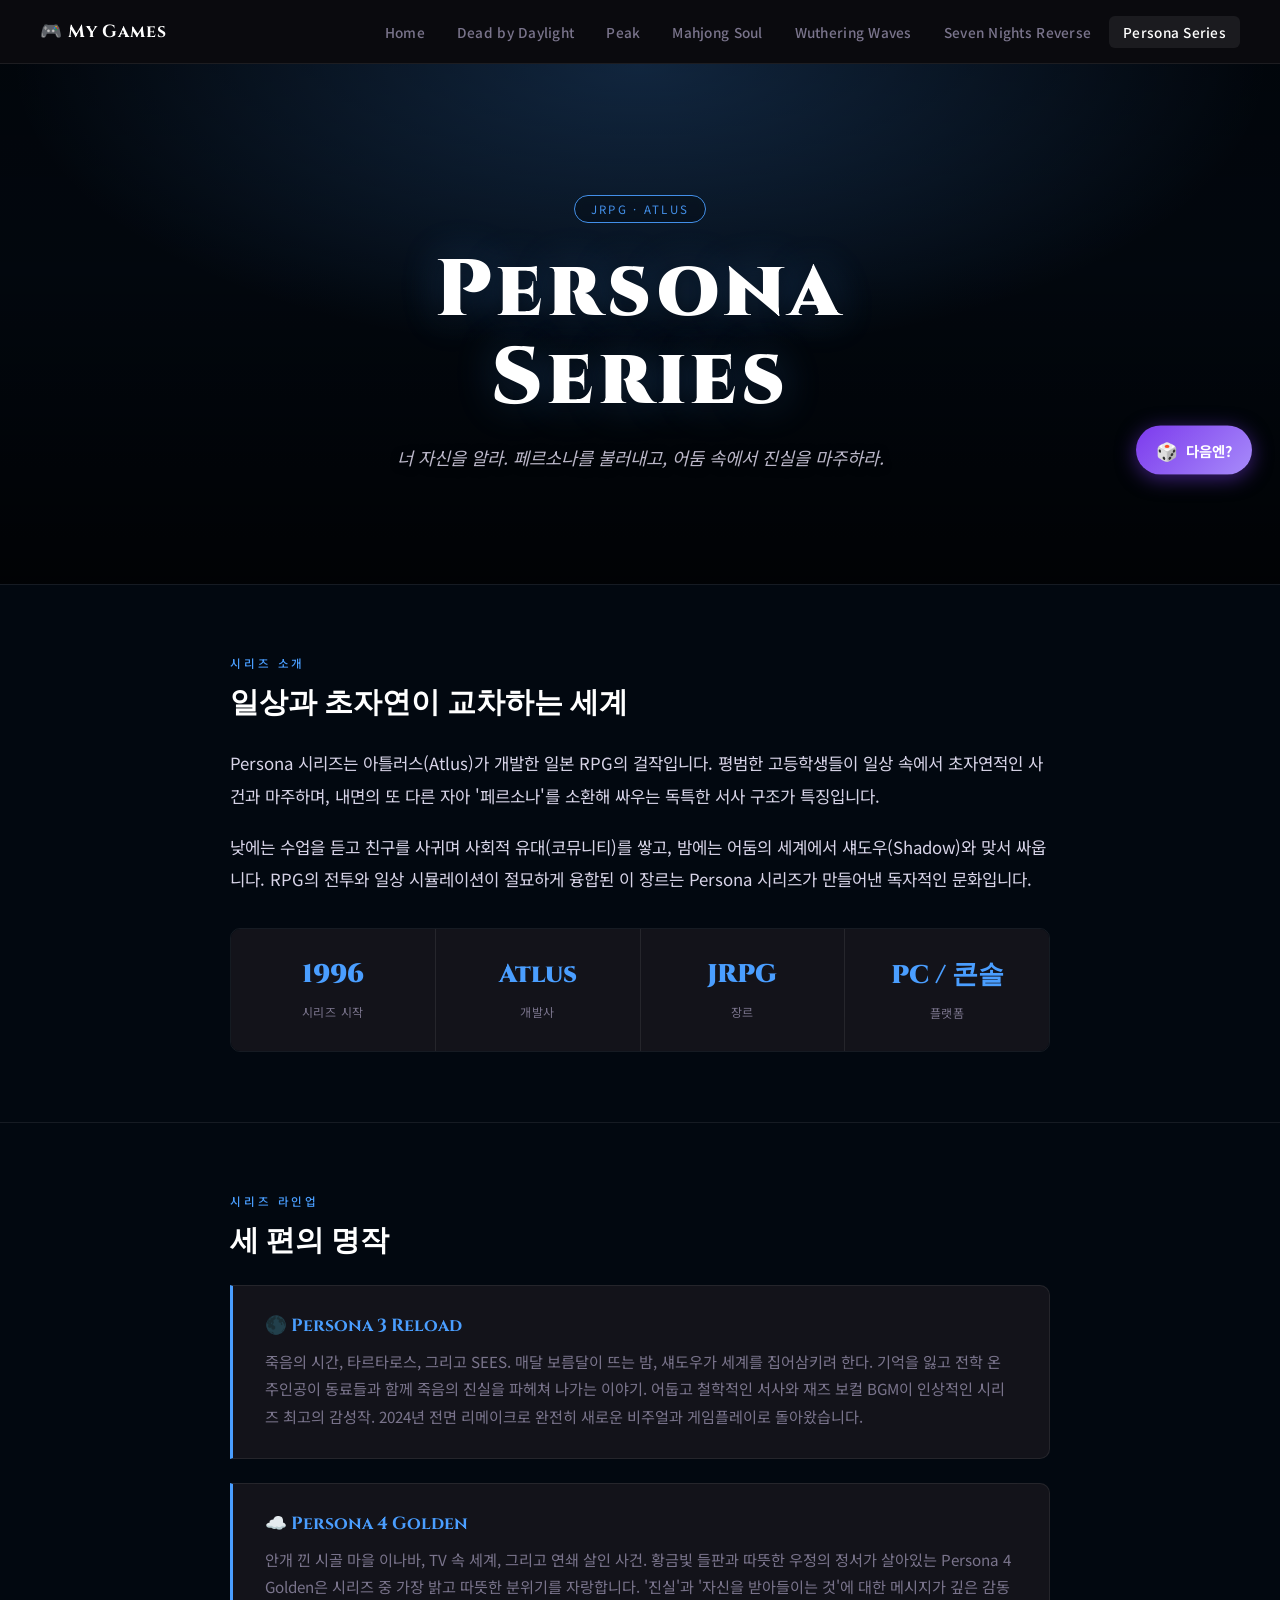
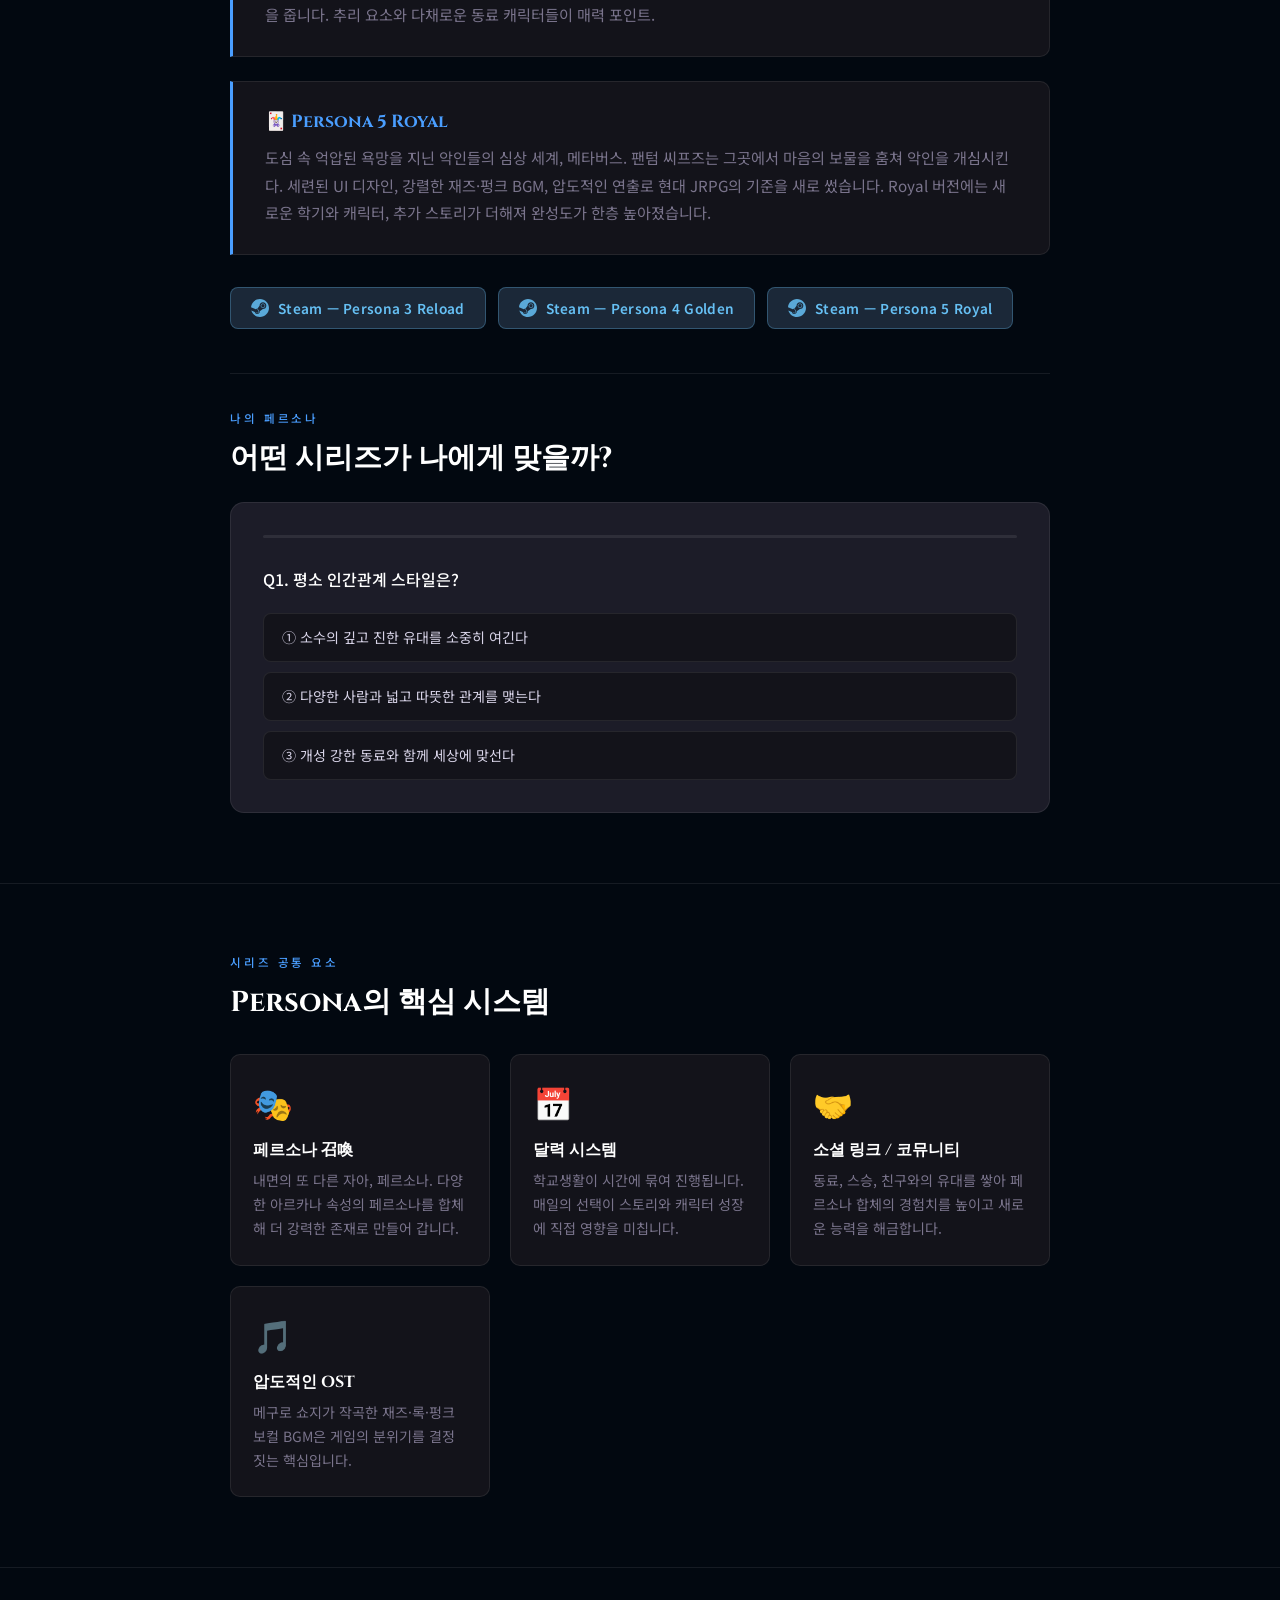
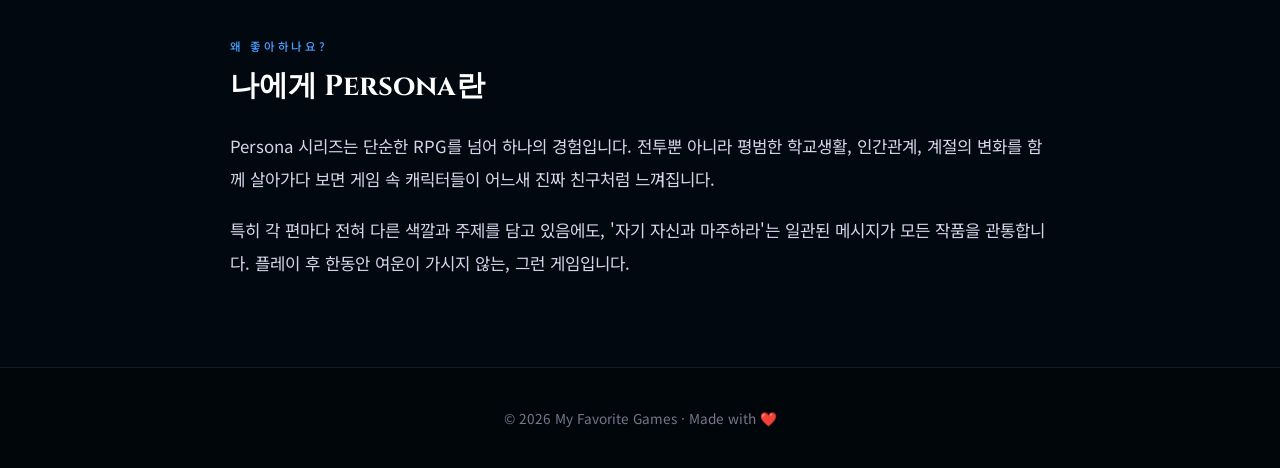
<file: persona.html>
<!DOCTYPE html>
<html lang="ko">
<head>
  <meta charset="UTF-8" />
  <meta name="viewport" content="width=device-width, initial-scale=1.0" />
  <title>Persona Series — My Games</title>
  <link rel="stylesheet" href="style.css" />
  <style>
    :root { --accent: #4a9eff; --hero-glow: rgba(74,158,255,0.3); }
    body { background: #020810; }
  </style>
</head>
<body>

  <nav class="navbar">
    <div class="nav-logo">🎮 My Games</div>
    <ul class="nav-links">
      <li><a href="index.html">Home</a></li>
      <li><a href="dbd.html">Dead by Daylight</a></li>
      <li><a href="peak.html">Peak</a></li>
      <li><a href="mahjong.html">Mahjong Soul</a></li>
      <li><a href="wuthering.html">Wuthering Waves</a></li>
      <li><a href="seven.html">Seven Nights Reverse</a></li>
      <li><a href="persona.html" class="active">Persona Series</a></li>
    </ul>
    <div class="hamburger" onclick="toggleMenu()">&#9776;</div>
  </nav>

  <main>
    <section class="page-hero">
      <div class="page-hero-bg" style="background-image: url('https://cdn.cloudflare.steamstatic.com/steam/apps/2161700/library_hero.jpg');"></div>
      <div class="page-tag">JRPG · Atlus</div>
      <h1>Persona<br>Series</h1>
      <p>너 자신을 알라. 페르소나를 불러내고, 어둠 속에서 진실을 마주하라.</p>
    </section>

    <div class="divider"></div>

    <section class="content-section">
      <div class="section-label">시리즈 소개</div>
      <h2>일상과 초자연이 교차하는 세계</h2>
      <p>
        Persona 시리즈는 아틀러스(Atlus)가 개발한 일본 RPG의 걸작입니다.
        평범한 고등학생들이 일상 속에서 초자연적인 사건과 마주하며,
        내면의 또 다른 자아 '페르소나'를 소환해 싸우는 독특한 서사 구조가 특징입니다.
      </p>
      <p>
        낮에는 수업을 듣고 친구를 사귀며 사회적 유대(코뮤니티)를 쌓고,
        밤에는 어둠의 세계에서 섀도우(Shadow)와 맞서 싸웁니다.
        RPG의 전투와 일상 시뮬레이션이 절묘하게 융합된 이 장르는 Persona 시리즈가 만들어낸 독자적인 문화입니다.
      </p>

      <div class="stats-row">
        <div class="stat-item">
          <span class="stat-value">1996</span>
          <span class="stat-label">시리즈 시작</span>
        </div>
        <div class="stat-item">
          <span class="stat-value">Atlus</span>
          <span class="stat-label">개발사</span>
        </div>
        <div class="stat-item">
          <span class="stat-value">JRPG</span>
          <span class="stat-label">장르</span>
        </div>
        <div class="stat-item">
          <span class="stat-value">PC / 콘솔</span>
          <span class="stat-label">플랫폼</span>
        </div>
      </div>
    </section>

    <div class="divider"></div>

    <section class="content-section">
      <div class="section-label">시리즈 라인업</div>
      <h2>세 편의 명작</h2>

      <div class="highlight-box">
        <h3>🌑 Persona 3 Reload</h3>
        <p>
          죽음의 시간, 타르타로스, 그리고 SEES. 매달 보름달이 뜨는 밤, 섀도우가 세계를 집어삼키려 한다.
          기억을 잃고 전학 온 주인공이 동료들과 함께 죽음의 진실을 파헤쳐 나가는 이야기.
          어둡고 철학적인 서사와 재즈 보컬 BGM이 인상적인 시리즈 최고의 감성작.
          2024년 전면 리메이크로 완전히 새로운 비주얼과 게임플레이로 돌아왔습니다.
        </p>
      </div>

      <div class="highlight-box">
        <h3>☁️ Persona 4 Golden</h3>
        <p>
          안개 낀 시골 마을 이나바, TV 속 세계, 그리고 연쇄 살인 사건.
          황금빛 들판과 따뜻한 우정의 정서가 살아있는 Persona 4 Golden은 시리즈 중 가장 밝고 따뜻한 분위기를 자랑합니다.
          '진실'과 '자신을 받아들이는 것'에 대한 메시지가 깊은 감동을 줍니다.
          추리 요소와 다채로운 동료 캐릭터들이 매력 포인트.
        </p>
      </div>

      <div class="highlight-box">
        <h3>🃏 Persona 5 Royal</h3>
        <p>
          도심 속 억압된 욕망을 지닌 악인들의 심상 세계, 메타버스. 팬텀 씨프즈는 그곳에서 마음의 보물을 훔쳐 악인을 개심시킨다.
          세련된 UI 디자인, 강렬한 재즈·펑크 BGM, 압도적인 연출로 현대 JRPG의 기준을 새로 썼습니다.
          Royal 버전에는 새로운 학기와 캐릭터, 추가 스토리가 더해져 완성도가 한층 높아졌습니다.
        </p>
      </div>

      <div class="steam-links">
        <a href="https://store.steampowered.com/app/2161700/Persona_3_Reload/" target="_blank" rel="noopener" class="steam-btn">
          <svg class="steam-icon" viewBox="0 0 24 24" fill="currentColor" xmlns="http://www.w3.org/2000/svg">
            <path d="M11.979 0C5.678 0 .511 4.86.022 11.037l6.432 2.658c.545-.371 1.203-.59 1.912-.59.063 0 .125.004.186.006l2.86-4.142V8.91c0-2.494 2.028-4.52 4.52-4.52 2.494 0 4.52 2.026 4.52 4.52s-2.026 4.52-4.52 4.52h-.105l-4.076 2.911c0 .051.004.105.004.159 0 1.875-1.515 3.396-3.39 3.396-1.635 0-3.016-1.173-3.331-2.727L.436 15.27C1.862 20.307 6.486 24 11.979 24c6.627 0 11.999-5.373 11.999-12S18.605 0 11.979 0zM7.54 18.21l-1.473-.61c.262.543.714.999 1.314 1.25 1.297.539 2.793-.076 3.332-1.375.263-.63.264-1.319.005-1.949s-.75-1.121-1.377-1.383c-.624-.26-1.29-.249-1.878-.03l1.523.63c.956.4 1.409 1.497 1.009 2.452-.397.957-1.497 1.41-2.454 1.015zm11.415-9.303c0-1.662-1.353-3.015-3.015-3.015-1.665 0-3.015 1.353-3.015 3.015 0 1.665 1.35 3.015 3.015 3.015 1.663 0 3.015-1.35 3.015-3.015zm-5.273-.005c0-1.252 1.013-2.266 2.265-2.266 1.249 0 2.266 1.014 2.266 2.266 0 1.251-1.017 2.265-2.266 2.265-1.252 0-2.265-1.014-2.265-2.265z"/>
          </svg>
          Steam — Persona 3 Reload
        </a>
        <a href="https://store.steampowered.com/app/1113000/Persona_4_Golden/" target="_blank" rel="noopener" class="steam-btn">
          <svg class="steam-icon" viewBox="0 0 24 24" fill="currentColor" xmlns="http://www.w3.org/2000/svg">
            <path d="M11.979 0C5.678 0 .511 4.86.022 11.037l6.432 2.658c.545-.371 1.203-.59 1.912-.59.063 0 .125.004.186.006l2.86-4.142V8.91c0-2.494 2.028-4.52 4.52-4.52 2.494 0 4.52 2.026 4.52 4.52s-2.026 4.52-4.52 4.52h-.105l-4.076 2.911c0 .051.004.105.004.159 0 1.875-1.515 3.396-3.39 3.396-1.635 0-3.016-1.173-3.331-2.727L.436 15.27C1.862 20.307 6.486 24 11.979 24c6.627 0 11.999-5.373 11.999-12S18.605 0 11.979 0zM7.54 18.21l-1.473-.61c.262.543.714.999 1.314 1.25 1.297.539 2.793-.076 3.332-1.375.263-.63.264-1.319.005-1.949s-.75-1.121-1.377-1.383c-.624-.26-1.29-.249-1.878-.03l1.523.63c.956.4 1.409 1.497 1.009 2.452-.397.957-1.497 1.41-2.454 1.015zm11.415-9.303c0-1.662-1.353-3.015-3.015-3.015-1.665 0-3.015 1.353-3.015 3.015 0 1.665 1.35 3.015 3.015 3.015 1.663 0 3.015-1.35 3.015-3.015zm-5.273-.005c0-1.252 1.013-2.266 2.265-2.266 1.249 0 2.266 1.014 2.266 2.266 0 1.251-1.017 2.265-2.266 2.265-1.252 0-2.265-1.014-2.265-2.265z"/>
          </svg>
          Steam — Persona 4 Golden
        </a>
        <a href="https://store.steampowered.com/app/1687950/Persona_5_Royal/" target="_blank" rel="noopener" class="steam-btn">
          <svg class="steam-icon" viewBox="0 0 24 24" fill="currentColor" xmlns="http://www.w3.org/2000/svg">
            <path d="M11.979 0C5.678 0 .511 4.86.022 11.037l6.432 2.658c.545-.371 1.203-.59 1.912-.59.063 0 .125.004.186.006l2.86-4.142V8.91c0-2.494 2.028-4.52 4.52-4.52 2.494 0 4.52 2.026 4.52 4.52s-2.026 4.52-4.52 4.52h-.105l-4.076 2.911c0 .051.004.105.004.159 0 1.875-1.515 3.396-3.39 3.396-1.635 0-3.016-1.173-3.331-2.727L.436 15.27C1.862 20.307 6.486 24 11.979 24c6.627 0 11.999-5.373 11.999-12S18.605 0 11.979 0zM7.54 18.21l-1.473-.61c.262.543.714.999 1.314 1.25 1.297.539 2.793-.076 3.332-1.375.263-.63.264-1.319.005-1.949s-.75-1.121-1.377-1.383c-.624-.26-1.29-.249-1.878-.03l1.523.63c.956.4 1.409 1.497 1.009 2.452-.397.957-1.497 1.41-2.454 1.015zm11.415-9.303c0-1.662-1.353-3.015-3.015-3.015-1.665 0-3.015 1.353-3.015 3.015 0 1.665 1.35 3.015 3.015 3.015 1.663 0 3.015-1.35 3.015-3.015zm-5.273-.005c0-1.252 1.013-2.266 2.265-2.266 1.249 0 2.266 1.014 2.266 2.266 0 1.251-1.017 2.265-2.266 2.265-1.252 0-2.265-1.014-2.265-2.265z"/>
          </svg>
          Steam — Persona 5 Royal
        </a>
      </div>

      <div style="border-top:1px solid var(--border);margin:44px 0 36px;"></div>
      <div class="section-label">나의 페르소나</div>
      <h2>어떤 시리즈가 나에게 맞을까?</h2>

      <div class="quiz-wrap" id="pq">
        <div class="quiz-progress"><div class="quiz-bar" id="pq-bar" style="width:0%"></div></div>
        <div id="pq-body">
          <div class="quiz-q" id="pq-q"></div>
          <div class="quiz-choices" id="pq-choices"></div>
        </div>
        <div id="pq-result" class="quiz-result" hidden></div>
      </div>

      <script>
      (function(){
        var Q=[
          {q:"Q1. 평소 인간관계 스타일은?",c:[
            {t:"① 소수의 깊고 진한 유대를 소중히 여긴다",p:"P3"},
            {t:"② 다양한 사람과 넓고 따뜻한 관계를 맺는다",p:"P4"},
            {t:"③ 개성 강한 동료와 함께 세상에 맞선다",p:"P5"}
          ]},
          {q:"Q2. 선호하는 분위기는?",c:[
            {t:"① 어둡고 철학적인 세계관",p:"P3"},
            {t:"② 미스터리한 일상과 따뜻한 감성",p:"P4"},
            {t:"③ 세련되고 반항적인 도시 감성",p:"P5"}
          ]},
          {q:"Q3. 끌리는 음악 스타일은?",c:[
            {t:"① 우울하고 감성적인 재즈 보컬",p:"P3"},
            {t:"② 밝고 경쾌한 팝 록",p:"P4"},
            {t:"③ 펑키하고 강렬한 재즈 록",p:"P5"}
          ]},
          {q:"Q4. 가장 마주하기 두려운 것은?",c:[
            {t:"① 죽음과 소멸의 진실",p:"P3"},
            {t:"② 진실을 외면하는 자기 자신",p:"P4"},
            {t:"③ 억압과 부당한 권력",p:"P5"}
          ]}
        ];
        var R={
          P3:{emoji:"🌑",name:"Persona 3 Reload",sub:'"죽음을 받아들여야 비로소 살 수 있다"',
            desc:"깊고 철학적인 감성을 지닌 당신. 소수의 진정한 유대를 소중히 여기고, 어두운 진실과 정면으로 마주하는 용기를 가진 타입입니다. 타르타로스의 어둠 속에서도 끝까지 함께할 SEES의 동료들이 기다립니다."},
          P4:{emoji:"☁️",name:"Persona 4 Golden",sub:'"진실을 밝혀라, 안개 너머에"',
            desc:"따뜻한 인간관계를 중심에 두고, 일상 속 미스터리를 즐기는 당신. 다양한 사람들과 자연스럽게 어울리며 진실을 향해 나아가는 탐정 기질이 있습니다. 황금빛 이나바에서 당신을 기다리는 동료들이 있습니다."},
          P5:{emoji:"🃏",name:"Persona 5 Royal",sub:'"마음을 훔쳐라, 팬텀 씨프즈"',
            desc:"억압에 저항하는 반항아적 기질을 가진 당신. 개성 강한 동료들과 함께 부당한 세상에 맞서는 세련된 반항아 타입입니다. 메타버스의 팰리스에서 당신의 페르소나가 깨어날 준비를 하고 있습니다."}
        };
        var step=0, sc={P3:0,P4:0,P5:0};
        function render(){
          var bar=document.getElementById('pq-bar');
          var body=document.getElementById('pq-body');
          var res=document.getElementById('pq-result');
          bar.style.width=(step/Q.length*100)+'%';
          if(step<Q.length){
            body.hidden=false; res.hidden=true;
            document.getElementById('pq-q').textContent=Q[step].q;
            var ch=document.getElementById('pq-choices');
            ch.innerHTML='';
            Q[step].c.forEach(function(c){
              var b=document.createElement('button');
              b.className='quiz-choice'; b.textContent=c.t;
              b.onclick=function(){sc[c.p]+=2;step++;render();};
              ch.appendChild(b);
            });
          } else {
            bar.style.width='100%';
            body.hidden=true; res.hidden=false;
            var w=Object.entries(sc).sort(function(a,b){return b[1]-a[1];})[0][0];
            var r=R[w];
            res.innerHTML=
              '<span class="quiz-result-emoji">'+r.emoji+'</span>'+
              '<span class="quiz-result-label">당신의 페르소나는</span>'+
              '<div class="quiz-result-name">'+r.name+'</div>'+
              '<div class="quiz-result-sub">'+r.sub+'</div>'+
              '<div class="quiz-result-desc">'+r.desc+'</div>'+
              '<button class="quiz-retry" onclick="_pqReset()">↩ 다시하기</button>';
          }
        }
        window._pqReset=function(){step=0;sc={P3:0,P4:0,P5:0};render();};
        render();
      })();
      </script>
    </section>

    <div class="divider"></div>

    <section class="content-section">
      <div class="section-label">시리즈 공통 요소</div>
      <h2>Persona의 핵심 시스템</h2>

      <div class="info-grid">
        <div class="info-card">
          <div class="info-card-icon">🎭</div>
          <h3>페르소나 召喚</h3>
          <p>내면의 또 다른 자아, 페르소나. 다양한 아르카나 속성의 페르소나를 합체해 더 강력한 존재로 만들어 갑니다.</p>
        </div>
        <div class="info-card">
          <div class="info-card-icon">📅</div>
          <h3>달력 시스템</h3>
          <p>학교생활이 시간에 묶여 진행됩니다. 매일의 선택이 스토리와 캐릭터 성장에 직접 영향을 미칩니다.</p>
        </div>
        <div class="info-card">
          <div class="info-card-icon">🤝</div>
          <h3>소셜 링크 / 코뮤니티</h3>
          <p>동료, 스승, 친구와의 유대를 쌓아 페르소나 합체의 경험치를 높이고 새로운 능력을 해금합니다.</p>
        </div>
        <div class="info-card">
          <div class="info-card-icon">🎵</div>
          <h3>압도적인 OST</h3>
          <p>메구로 쇼지가 작곡한 재즈·록·펑크 보컬 BGM은 게임의 분위기를 결정짓는 핵심입니다.</p>
        </div>
      </div>
    </section>

    <div class="divider"></div>

    <section class="content-section">
      <div class="section-label">왜 좋아하나요?</div>
      <h2>나에게 Persona란</h2>
      <p>
        Persona 시리즈는 단순한 RPG를 넘어 하나의 경험입니다.
        전투뿐 아니라 평범한 학교생활, 인간관계, 계절의 변화를 함께 살아가다 보면
        게임 속 캐릭터들이 어느새 진짜 친구처럼 느껴집니다.
      </p>
      <p>
        특히 각 편마다 전혀 다른 색깔과 주제를 담고 있음에도,
        '자기 자신과 마주하라'는 일관된 메시지가 모든 작품을 관통합니다.
        플레이 후 한동안 여운이 가시지 않는, 그런 게임입니다.
      </p>
    </section>
  </main>

  <footer>
    <p>© 2026 My Favorite Games · Made with ❤️</p>
  </footer>

  <script src="script.js"></script>
</body>
</html>
</file>
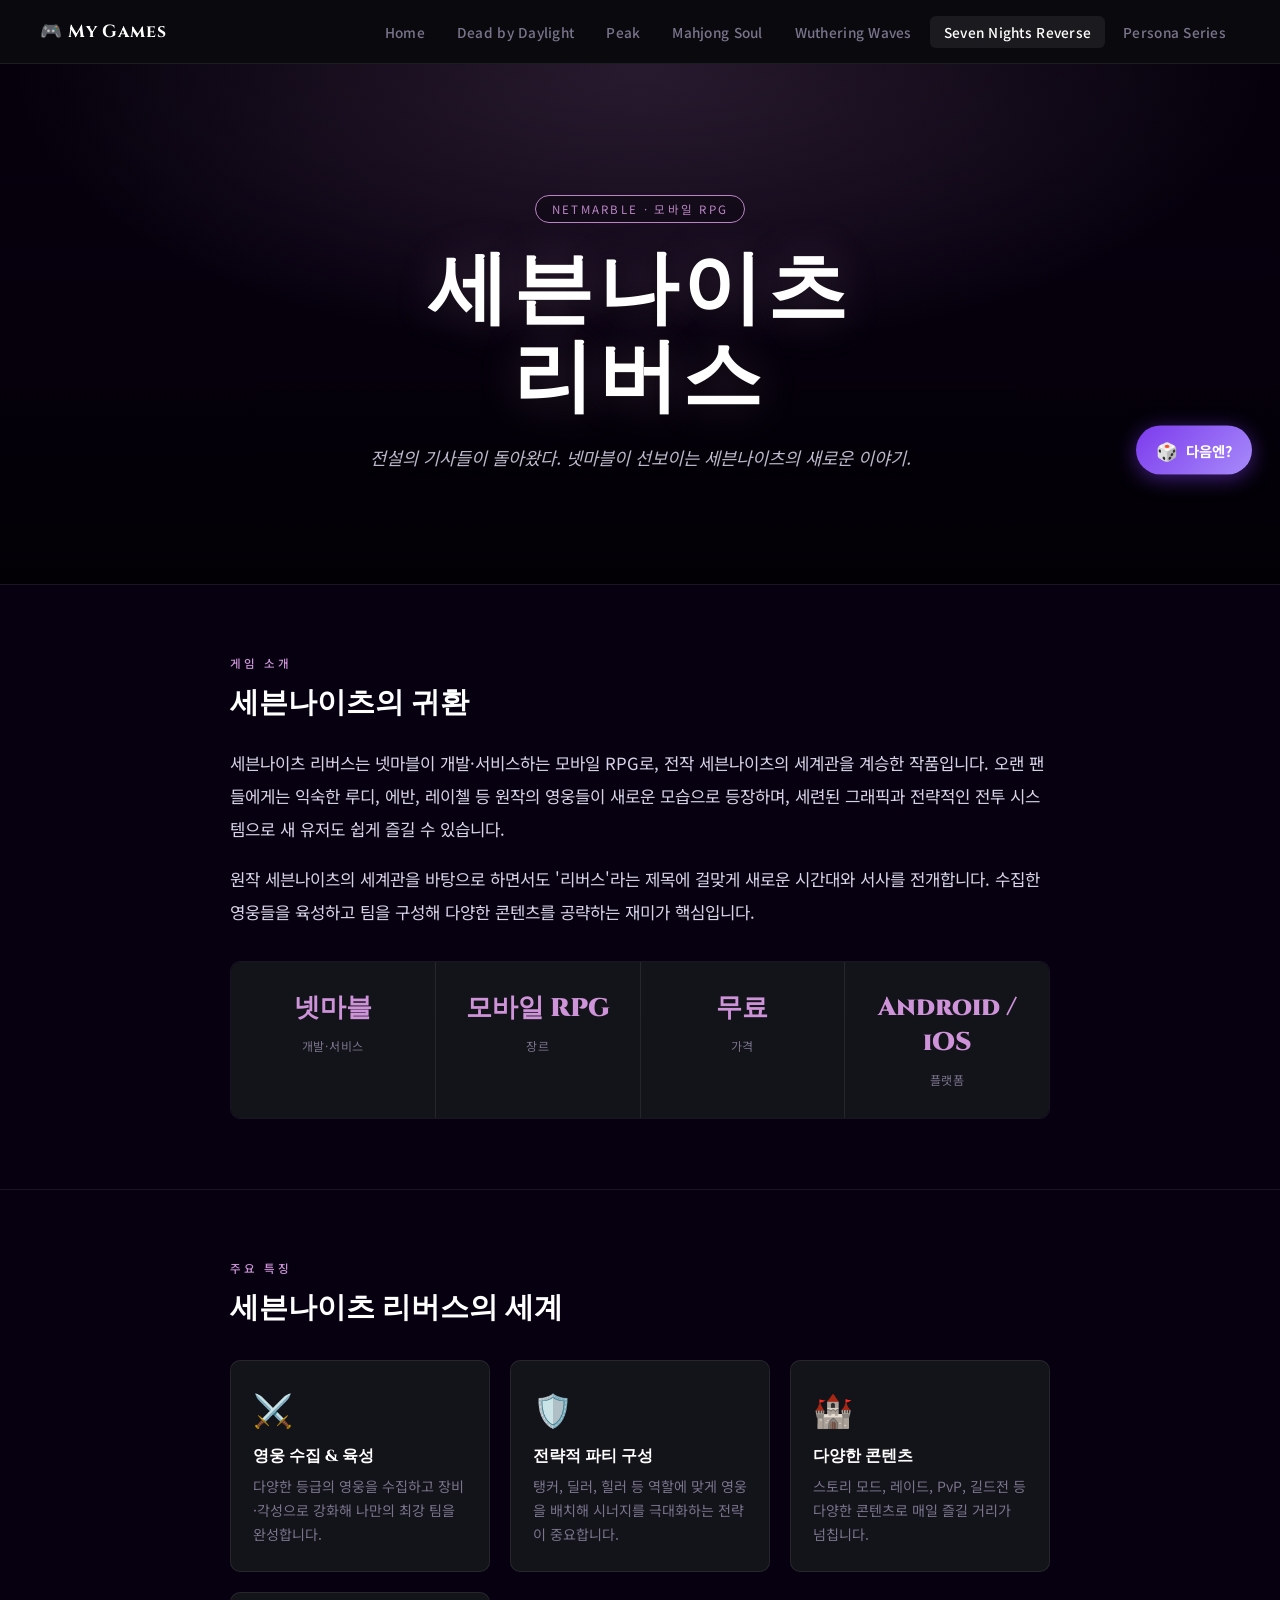
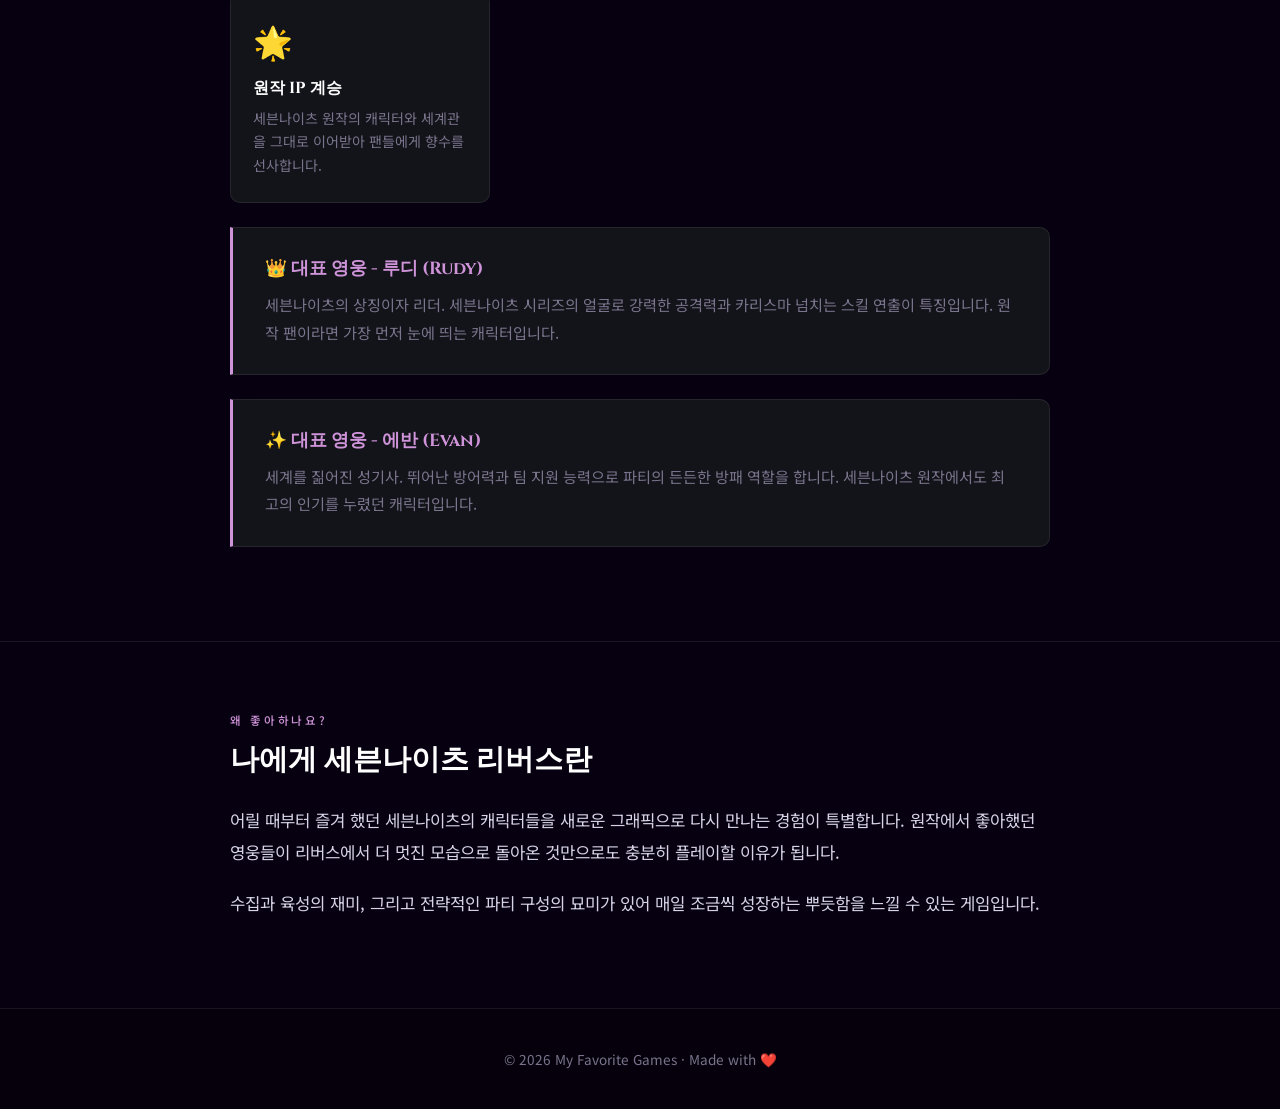
<file: seven.html>
<!DOCTYPE html>
<html lang="ko">
<head>
  <meta charset="UTF-8" />
  <meta name="viewport" content="width=device-width, initial-scale=1.0" />
  <title>세븐나이츠 리버스 — My Games</title>
  <link rel="stylesheet" href="style.css" />
  <style>
    :root { --accent: #ce93d8; --hero-glow: rgba(206,147,216,0.25); }
    body { background: #070010; }

    /* 스팀 없는 모바일 게임 — CSS 아트 배경 */
    .seven-hero-bg {
      position: absolute;
      inset: 0;
      background:
        radial-gradient(ellipse 60% 50% at 80% 30%, rgba(180,80,220,0.35) 0%, transparent 60%),
        radial-gradient(ellipse 50% 60% at 20% 70%, rgba(100,30,180,0.3) 0%, transparent 60%),
        radial-gradient(ellipse 80% 40% at 50% 100%, rgba(206,147,216,0.15) 0%, transparent 50%),
        linear-gradient(160deg, #1a0535 0%, #0d0225 40%, #200040 100%);
      z-index: 0;
    }
    /* 별빛 파티클 효과 */
    .seven-hero-bg::before {
      content: '';
      position: absolute;
      inset: 0;
      background-image:
        radial-gradient(1px 1px at 15% 20%, rgba(255,255,255,0.7) 0%, transparent 100%),
        radial-gradient(1px 1px at 35% 45%, rgba(255,255,255,0.5) 0%, transparent 100%),
        radial-gradient(1.5px 1.5px at 55% 15%, rgba(255,255,255,0.8) 0%, transparent 100%),
        radial-gradient(1px 1px at 75% 60%, rgba(255,255,255,0.6) 0%, transparent 100%),
        radial-gradient(2px 2px at 90% 25%, rgba(206,147,216,0.9) 0%, transparent 100%),
        radial-gradient(1px 1px at 10% 75%, rgba(255,255,255,0.5) 0%, transparent 100%),
        radial-gradient(1.5px 1.5px at 45% 80%, rgba(206,147,216,0.7) 0%, transparent 100%),
        radial-gradient(1px 1px at 65% 40%, rgba(255,255,255,0.6) 0%, transparent 100%),
        radial-gradient(2px 2px at 25% 55%, rgba(180,120,220,0.8) 0%, transparent 100%),
        radial-gradient(1px 1px at 80% 85%, rgba(255,255,255,0.5) 0%, transparent 100%);
    }
    /* 검 실루엣 장식 */
    .seven-hero-bg::after {
      content: '';
      position: absolute;
      right: 8%;
      top: 50%;
      transform: translateY(-50%) rotate(-15deg);
      width: 3px;
      height: 280px;
      background: linear-gradient(to bottom, transparent, rgba(206,147,216,0.4), rgba(206,147,216,0.6), rgba(206,147,216,0.4), transparent);
      box-shadow: 0 0 20px rgba(206,147,216,0.4), 0 0 60px rgba(206,147,216,0.15);
    }
  </style>
</head>
<body>

  <nav class="navbar">
    <div class="nav-logo">🎮 My Games</div>
    <ul class="nav-links">
      <li><a href="index.html">Home</a></li>
      <li><a href="dbd.html">Dead by Daylight</a></li>
      <li><a href="peak.html">Peak</a></li>
      <li><a href="mahjong.html">Mahjong Soul</a></li>
      <li><a href="wuthering.html">Wuthering Waves</a></li>
      <li><a href="seven.html" class="active">Seven Nights Reverse</a></li>
      <li><a href="persona.html">Persona Series</a></li>
    </ul>
    <div class="hamburger" onclick="toggleMenu()">&#9776;</div>
  </nav>

  <main>
    <section class="page-hero">
      <div class="page-hero-bg" style="background-image: url('https://sgimage.netmarble.com/images/netmarble/tskgb/20250521/f1xd1747818326238.jpg');"></div>
      <div class="page-tag">Netmarble · 모바일 RPG</div>
      <h1>세븐나이츠<br>리버스</h1>
      <p>전설의 기사들이 돌아왔다. 넷마블이 선보이는 세븐나이츠의 새로운 이야기.</p>
    </section>

    <div class="divider"></div>

    <section class="content-section">
      <div class="section-label">게임 소개</div>
      <h2>세븐나이츠의 귀환</h2>
      <p>
        세븐나이츠 리버스는 넷마블이 개발·서비스하는 모바일 RPG로, 전작 세븐나이츠의 세계관을 계승한 작품입니다.
        오랜 팬들에게는 익숙한 루디, 에반, 레이첼 등 원작의 영웅들이 새로운 모습으로 등장하며,
        세련된 그래픽과 전략적인 전투 시스템으로 새 유저도 쉽게 즐길 수 있습니다.
      </p>
      <p>
        원작 세븐나이츠의 세계관을 바탕으로 하면서도 '리버스'라는 제목에 걸맞게
        새로운 시간대와 서사를 전개합니다. 수집한 영웅들을 육성하고 팀을 구성해
        다양한 콘텐츠를 공략하는 재미가 핵심입니다.
      </p>

      <div class="stats-row">
        <div class="stat-item">
          <span class="stat-value">넷마블</span>
          <span class="stat-label">개발·서비스</span>
        </div>
        <div class="stat-item">
          <span class="stat-value">모바일 RPG</span>
          <span class="stat-label">장르</span>
        </div>
        <div class="stat-item">
          <span class="stat-value">무료</span>
          <span class="stat-label">가격</span>
        </div>
        <div class="stat-item">
          <span class="stat-value">Android / iOS</span>
          <span class="stat-label">플랫폼</span>
        </div>
      </div>
    </section>

    <div class="divider"></div>

    <section class="content-section">
      <div class="section-label">주요 특징</div>
      <h2>세븐나이츠 리버스의 세계</h2>

      <div class="info-grid">
        <div class="info-card">
          <div class="info-card-icon">⚔️</div>
          <h3>영웅 수집 & 육성</h3>
          <p>다양한 등급의 영웅을 수집하고 장비·각성으로 강화해 나만의 최강 팀을 완성합니다.</p>
        </div>
        <div class="info-card">
          <div class="info-card-icon">🛡️</div>
          <h3>전략적 파티 구성</h3>
          <p>탱커, 딜러, 힐러 등 역할에 맞게 영웅을 배치해 시너지를 극대화하는 전략이 중요합니다.</p>
        </div>
        <div class="info-card">
          <div class="info-card-icon">🏰</div>
          <h3>다양한 콘텐츠</h3>
          <p>스토리 모드, 레이드, PvP, 길드전 등 다양한 콘텐츠로 매일 즐길 거리가 넘칩니다.</p>
        </div>
        <div class="info-card">
          <div class="info-card-icon">🌟</div>
          <h3>원작 IP 계승</h3>
          <p>세븐나이츠 원작의 캐릭터와 세계관을 그대로 이어받아 팬들에게 향수를 선사합니다.</p>
        </div>
      </div>

      <div class="highlight-box">
        <h3>👑 대표 영웅 - 루디 (Rudy)</h3>
        <p>
          세븐나이츠의 상징이자 리더. 세븐나이츠 시리즈의 얼굴로 강력한 공격력과 카리스마 넘치는
          스킬 연출이 특징입니다. 원작 팬이라면 가장 먼저 눈에 띄는 캐릭터입니다.
        </p>
      </div>

      <div class="highlight-box">
        <h3>✨ 대표 영웅 - 에반 (Evan)</h3>
        <p>
          세계를 짊어진 성기사. 뛰어난 방어력과 팀 지원 능력으로 파티의 든든한 방패 역할을 합니다.
          세븐나이츠 원작에서도 최고의 인기를 누렸던 캐릭터입니다.
        </p>
      </div>
    </section>

    <div class="divider"></div>

    <section class="content-section">
      <div class="section-label">왜 좋아하나요?</div>
      <h2>나에게 세븐나이츠 리버스란</h2>
      <p>
        어릴 때부터 즐겨 했던 세븐나이츠의 캐릭터들을 새로운 그래픽으로 다시 만나는 경험이
        특별합니다. 원작에서 좋아했던 영웅들이 리버스에서 더 멋진 모습으로 돌아온 것만으로도
        충분히 플레이할 이유가 됩니다.
      </p>
      <p>
        수집과 육성의 재미, 그리고 전략적인 파티 구성의 묘미가 있어 매일 조금씩 성장하는
        뿌듯함을 느낄 수 있는 게임입니다.
      </p>
    </section>
  </main>

  <footer>
    <p>© 2026 My Favorite Games · Made with ❤️</p>
  </footer>

  <script src="script.js"></script>
</body>
</html>
</file>
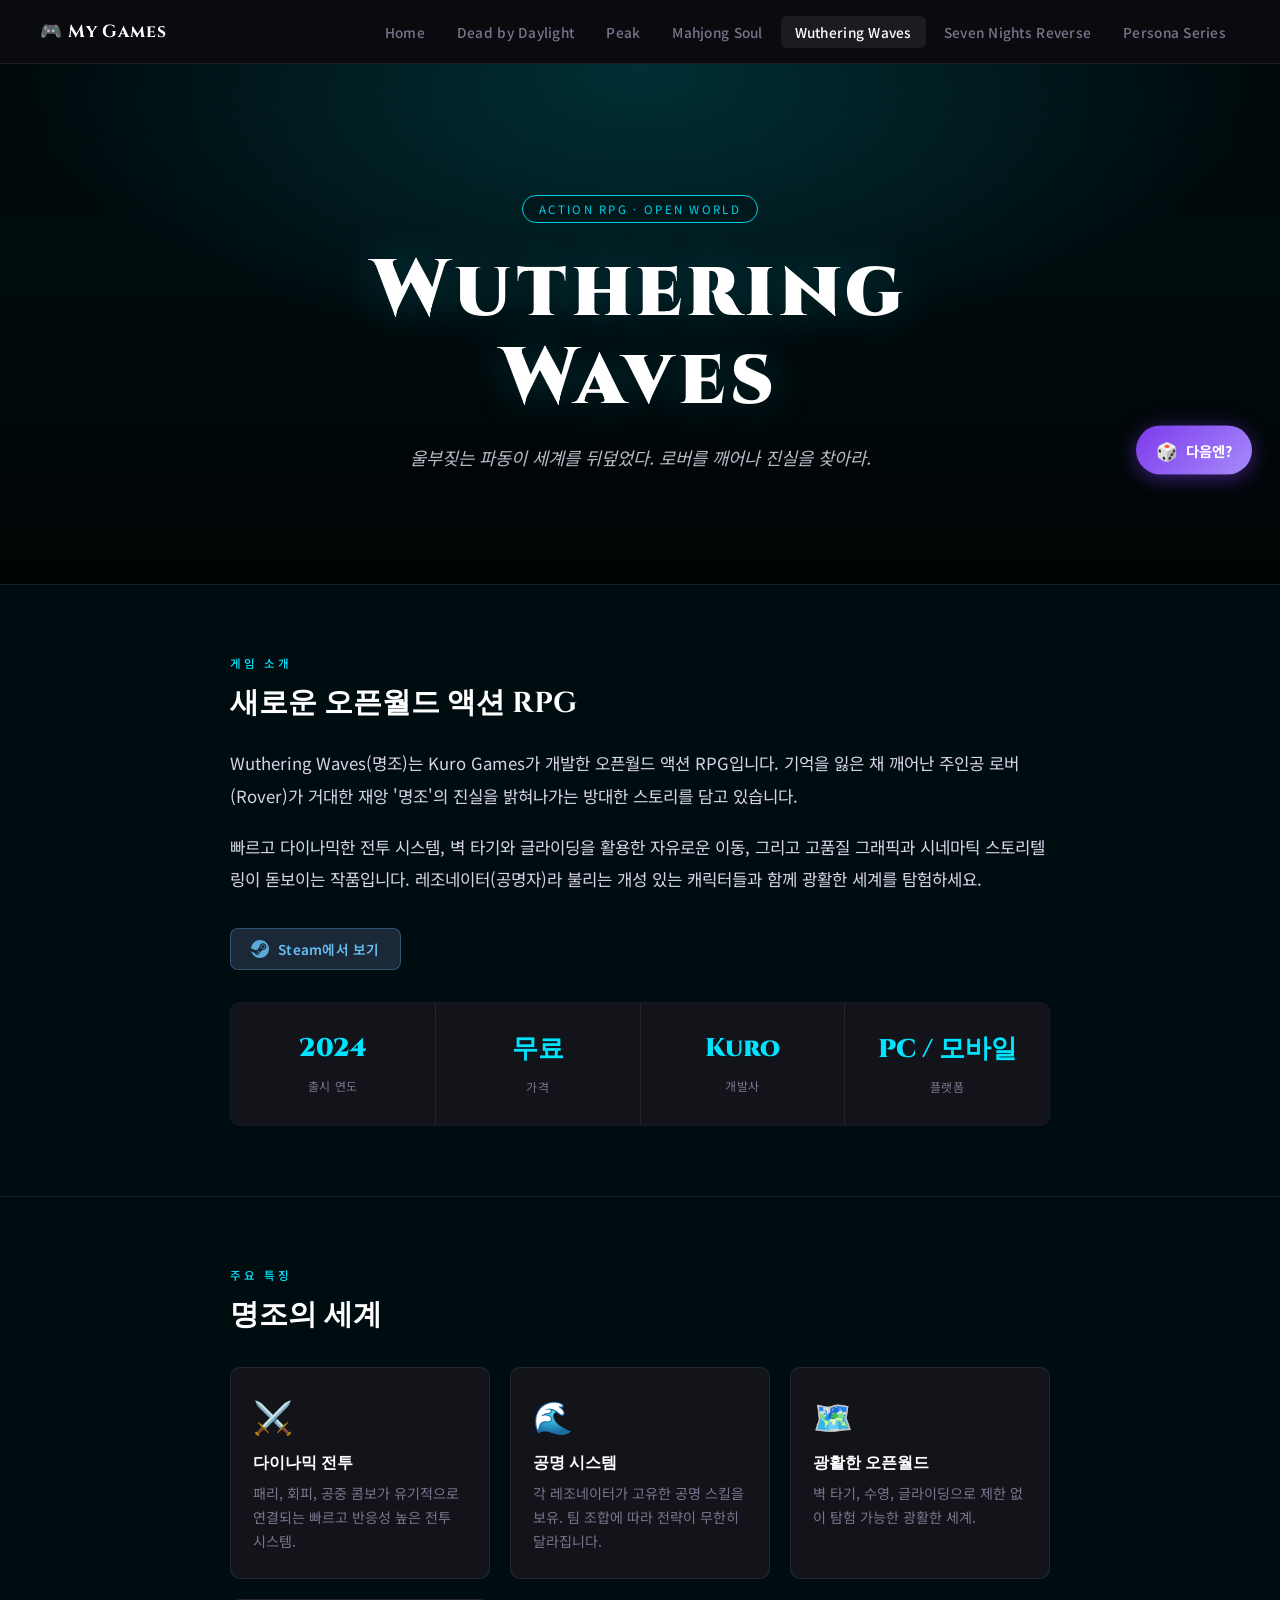
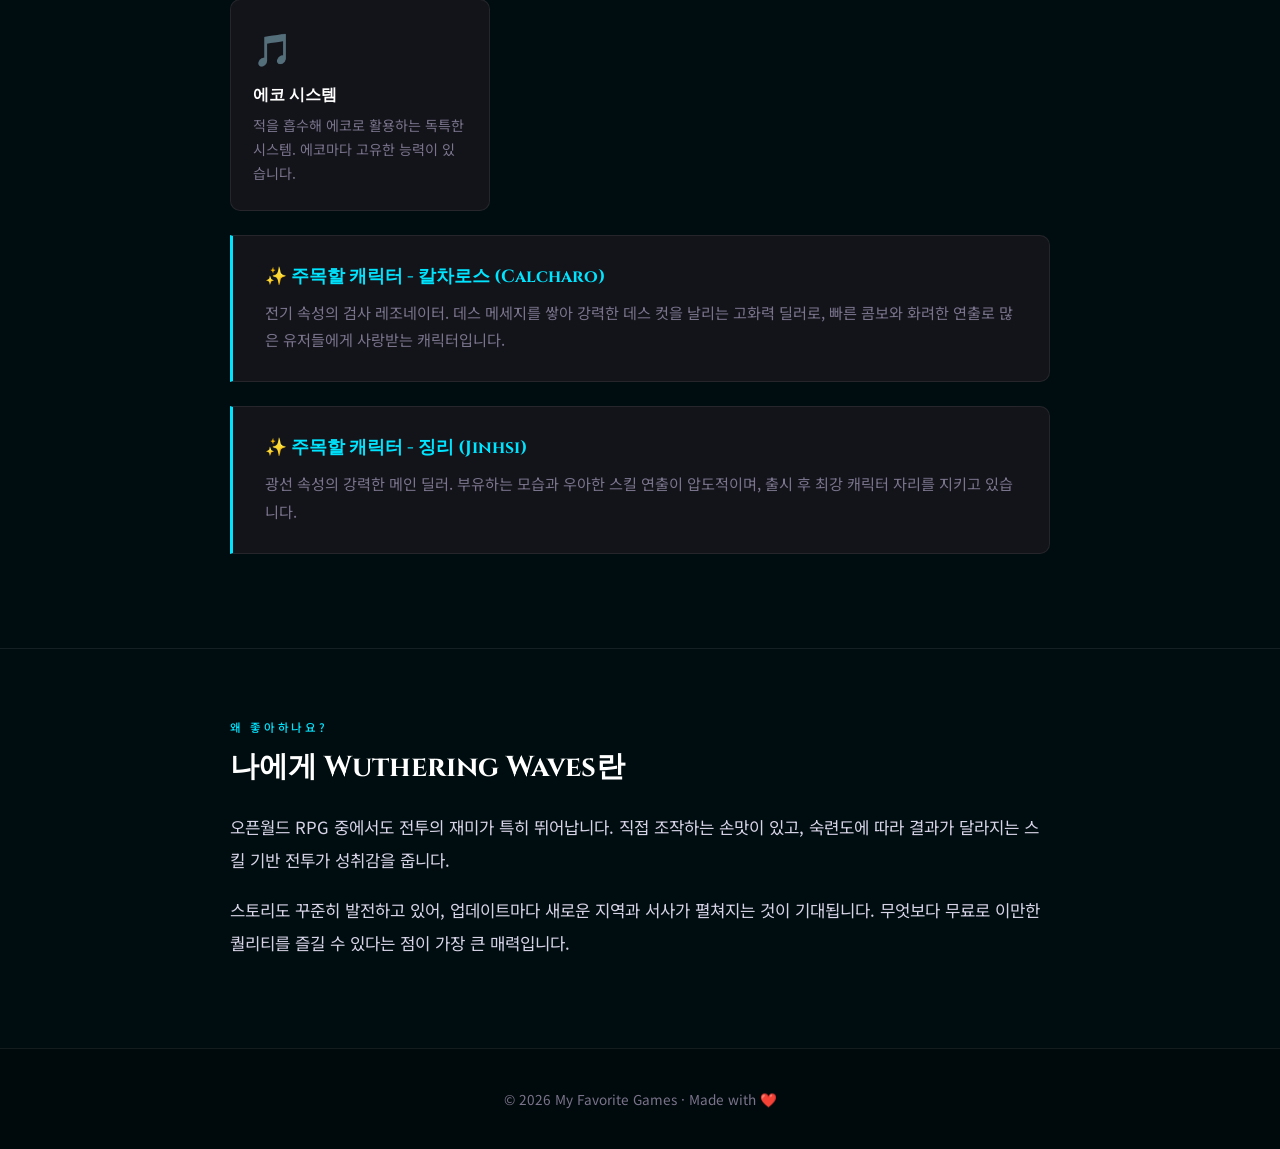
<file: wuthering.html>
<!DOCTYPE html>
<html lang="ko">
<head>
  <meta charset="UTF-8" />
  <meta name="viewport" content="width=device-width, initial-scale=1.0" />
  <title>Wuthering Waves — My Games</title>
  <link rel="stylesheet" href="style.css" />
  <style>
    :root { --accent: #00e5ff; --hero-glow: rgba(0,229,255,0.25); }
    body { background: #000d10; }
  </style>
</head>
<body>

  <nav class="navbar">
    <div class="nav-logo">🎮 My Games</div>
    <ul class="nav-links">
      <li><a href="index.html">Home</a></li>
      <li><a href="dbd.html">Dead by Daylight</a></li>
      <li><a href="peak.html">Peak</a></li>
      <li><a href="mahjong.html">Mahjong Soul</a></li>
      <li><a href="wuthering.html" class="active">Wuthering Waves</a></li>
      <li><a href="seven.html">Seven Nights Reverse</a></li>
      <li><a href="persona.html">Persona Series</a></li>
    </ul>
    <div class="hamburger" onclick="toggleMenu()">&#9776;</div>
  </nav>

  <main>
    <section class="page-hero">
      <div class="page-hero-bg" style="background-image: url('https://shared.akamai.steamstatic.com/store_item_assets/steam/apps/3513350/1249fe38ba98f28490e24873e547c03e314cb4e5/ss_1249fe38ba98f28490e24873e547c03e314cb4e5.1920x1080.jpg?t=1777505458');"></div>
      <div class="page-tag">Action RPG · Open World</div>
      <h1>Wuthering<br>Waves</h1>
      <p>울부짖는 파동이 세계를 뒤덮었다. 로버를 깨어나 진실을 찾아라.</p>
    </section>

    <div class="divider"></div>

    <section class="content-section">
      <div class="section-label">게임 소개</div>
      <h2>새로운 오픈월드 액션 RPG</h2>
      <p>
        Wuthering Waves(명조)는 Kuro Games가 개발한 오픈월드 액션 RPG입니다.
        기억을 잃은 채 깨어난 주인공 로버(Rover)가 거대한 재앙 '명조'의 진실을 밝혀나가는
        방대한 스토리를 담고 있습니다.
      </p>
      <p>
        빠르고 다이나믹한 전투 시스템, 벽 타기와 글라이딩을 활용한 자유로운 이동,
        그리고 고품질 그래픽과 시네마틱 스토리텔링이 돋보이는 작품입니다.
        레조네이터(공명자)라 불리는 개성 있는 캐릭터들과 함께 광활한 세계를 탐험하세요.
      </p>

      <div class="steam-links">
        <a href="https://store.steampowered.com/app/3513350/Wuthering_Waves/" target="_blank" rel="noopener" class="steam-btn">
          <svg class="steam-icon" viewBox="0 0 24 24" fill="currentColor" xmlns="http://www.w3.org/2000/svg">
            <path d="M11.979 0C5.678 0 .511 4.86.022 11.037l6.432 2.658c.545-.371 1.203-.59 1.912-.59.063 0 .125.004.186.006l2.86-4.142V8.91c0-2.494 2.028-4.52 4.52-4.52 2.494 0 4.52 2.026 4.52 4.52s-2.026 4.52-4.52 4.52h-.105l-4.076 2.911c0 .051.004.105.004.159 0 1.875-1.515 3.396-3.39 3.396-1.635 0-3.016-1.173-3.331-2.727L.436 15.27C1.862 20.307 6.486 24 11.979 24c6.627 0 11.999-5.373 11.999-12S18.605 0 11.979 0zM7.54 18.21l-1.473-.61c.262.543.714.999 1.314 1.25 1.297.539 2.793-.076 3.332-1.375.263-.63.264-1.319.005-1.949s-.75-1.121-1.377-1.383c-.624-.26-1.29-.249-1.878-.03l1.523.63c.956.4 1.409 1.497 1.009 2.452-.397.957-1.497 1.41-2.454 1.015zm11.415-9.303c0-1.662-1.353-3.015-3.015-3.015-1.665 0-3.015 1.353-3.015 3.015 0 1.665 1.35 3.015 3.015 3.015 1.663 0 3.015-1.35 3.015-3.015zm-5.273-.005c0-1.252 1.013-2.266 2.265-2.266 1.249 0 2.266 1.014 2.266 2.266 0 1.251-1.017 2.265-2.266 2.265-1.252 0-2.265-1.014-2.265-2.265z"/>
          </svg>
          Steam에서 보기
        </a>
      </div>

      <div class="stats-row">
        <div class="stat-item">
          <span class="stat-value">2024</span>
          <span class="stat-label">출시 연도</span>
        </div>
        <div class="stat-item">
          <span class="stat-value">무료</span>
          <span class="stat-label">가격</span>
        </div>
        <div class="stat-item">
          <span class="stat-value">Kuro</span>
          <span class="stat-label">개발사</span>
        </div>
        <div class="stat-item">
          <span class="stat-value">PC / 모바일</span>
          <span class="stat-label">플랫폼</span>
        </div>
      </div>
    </section>

    <div class="divider"></div>

    <section class="content-section">
      <div class="section-label">주요 특징</div>
      <h2>명조의 세계</h2>

      <div class="info-grid">
        <div class="info-card">
          <div class="info-card-icon">⚔️</div>
          <h3>다이나믹 전투</h3>
          <p>패리, 회피, 공중 콤보가 유기적으로 연결되는 빠르고 반응성 높은 전투 시스템.</p>
        </div>
        <div class="info-card">
          <div class="info-card-icon">🌊</div>
          <h3>공명 시스템</h3>
          <p>각 레조네이터가 고유한 공명 스킬을 보유. 팀 조합에 따라 전략이 무한히 달라집니다.</p>
        </div>
        <div class="info-card">
          <div class="info-card-icon">🗺️</div>
          <h3>광활한 오픈월드</h3>
          <p>벽 타기, 수영, 글라이딩으로 제한 없이 탐험 가능한 광활한 세계.</p>
        </div>
        <div class="info-card">
          <div class="info-card-icon">🎵</div>
          <h3>에코 시스템</h3>
          <p>적을 흡수해 에코로 활용하는 독특한 시스템. 에코마다 고유한 능력이 있습니다.</p>
        </div>
      </div>

      <div class="highlight-box">
        <h3>✨ 주목할 캐릭터 - 칼차로스 (Calcharo)</h3>
        <p>
          전기 속성의 검사 레조네이터. 데스 메세지를 쌓아 강력한 데스 컷을 날리는 고화력 딜러로,
          빠른 콤보와 화려한 연출로 많은 유저들에게 사랑받는 캐릭터입니다.
        </p>
      </div>

      <div class="highlight-box">
        <h3>✨ 주목할 캐릭터 - 징리 (Jinhsi)</h3>
        <p>
          광선 속성의 강력한 메인 딜러. 부유하는 모습과 우아한 스킬 연출이 압도적이며,
          출시 후 최강 캐릭터 자리를 지키고 있습니다.
        </p>
      </div>
    </section>

    <div class="divider"></div>

    <section class="content-section">
      <div class="section-label">왜 좋아하나요?</div>
      <h2>나에게 Wuthering Waves란</h2>
      <p>
        오픈월드 RPG 중에서도 전투의 재미가 특히 뛰어납니다. 직접 조작하는 손맛이 있고,
        숙련도에 따라 결과가 달라지는 스킬 기반 전투가 성취감을 줍니다.
      </p>
      <p>
        스토리도 꾸준히 발전하고 있어, 업데이트마다 새로운 지역과 서사가 펼쳐지는 것이 기대됩니다.
        무엇보다 무료로 이만한 퀄리티를 즐길 수 있다는 점이 가장 큰 매력입니다.
      </p>
    </section>
  </main>

  <footer>
    <p>© 2026 My Favorite Games · Made with ❤️</p>
  </footer>

  <script src="script.js"></script>
</body>
</html>
</file>
<file: style.css>
@import url('https://fonts.googleapis.com/css2?family=Cinzel:wght@400;700;900&family=Noto+Sans+KR:wght@300;400;500;700&display=swap');

*, *::before, *::after { box-sizing: border-box; margin: 0; padding: 0; }

:root {
  --dark:   #0b0b0f;
  --dark2:  #13131a;
  --dark3:  #1c1c28;
  --border: rgba(255,255,255,0.08);
  --text:   #d8d4e8;
  --dim:    #7a748c;
  --accent: #a78bfa;
}

html { scroll-behavior: smooth; }

body {
  background: var(--dark);
  color: var(--text);
  font-family: 'Noto Sans KR', sans-serif;
  min-height: 100vh;
  overflow-x: hidden;
}

/* ── NAVBAR ─────────────────────────────────── */
.navbar {
  position: sticky;
  top: 0;
  z-index: 500;
  display: flex;
  align-items: center;
  justify-content: space-between;
  padding: 0 40px;
  height: 64px;
  background: rgba(11,11,15,0.92);
  backdrop-filter: blur(12px);
  border-bottom: 1px solid var(--border);
}

.nav-logo {
  font-family: 'Cinzel', serif;
  font-size: 1.1rem;
  font-weight: 700;
  color: #fff;
  letter-spacing: 0.05em;
  white-space: nowrap;
}

.nav-links {
  display: flex;
  gap: 4px;
  list-style: none;
  flex-wrap: wrap;
  justify-content: flex-end;
}

.nav-links a {
  display: block;
  padding: 6px 14px;
  color: var(--dim);
  text-decoration: none;
  font-size: 0.85rem;
  font-weight: 500;
  letter-spacing: 0.02em;
  border-radius: 6px;
  transition: color 0.2s, background 0.2s;
  white-space: nowrap;
}

.nav-links a:hover,
.nav-links a.active {
  color: #fff;
  background: rgba(255,255,255,0.07);
}

.hamburger {
  display: none;
  font-size: 1.5rem;
  cursor: pointer;
  color: var(--text);
  user-select: none;
}

/* ── HOME HERO ───────────────────────────────── */
.hero {
  text-align: center;
  padding: 80px 20px 50px;
  background: radial-gradient(ellipse 80% 60% at 50% -10%, rgba(120,80,200,0.15) 0%, transparent 70%);
}

.hero h1 {
  font-family: 'Cinzel', serif;
  font-size: clamp(2rem, 6vw, 4rem);
  font-weight: 900;
  color: #fff;
  letter-spacing: 0.06em;
  margin-bottom: 14px;
  text-shadow: 0 0 40px rgba(167,139,250,0.4);
}

.hero p {
  font-size: 1rem;
  color: var(--dim);
}

/* ── GAME GRID ───────────────────────────────── */
.game-grid {
  display: grid;
  grid-template-columns: repeat(auto-fill, minmax(320px, 1fr));
  gap: 20px;
  max-width: 1200px;
  margin: 0 auto;
  padding: 20px 40px 100px;
}

/* ── GAME CARD ───────────────────────────────── */
.game-card {
  position: relative;
  display: block;
  text-decoration: none;
  border-radius: 14px;
  overflow: hidden;
  min-height: 320px;
  border: 1px solid var(--border);
  transition: transform 0.35s ease, box-shadow 0.35s ease, border-color 0.35s ease;
}

.game-card:hover { transform: translateY(-8px) scale(1.01); }

/* 이미지 레이어 — 호버 시 확대 */
.card-img {
  position: absolute;
  inset: 0;
  background-size: cover;
  background-position: center;
  transition: transform 0.6s ease;
}
.game-card:hover .card-img { transform: scale(1.08); }

/* 그라디언트 오버레이 */
.card-overlay {
  position: absolute;
  inset: 0;
  display: flex;
  flex-direction: column;
  justify-content: flex-end;
  padding: 28px 28px 32px;
  background: linear-gradient(
    to top,
    rgba(0,0,0,0.88) 0%,
    rgba(0,0,0,0.5) 50%,
    rgba(0,0,0,0.1) 100%
  );
  transition: background 0.3s ease;
}
.game-card:hover .card-overlay {
  background: linear-gradient(
    to top,
    rgba(0,0,0,0.92) 0%,
    rgba(0,0,0,0.55) 50%,
    rgba(0,0,0,0.15) 100%
  );
}

/* 게임별 accent 색상 */
.game-card.dbd       { --card-accent: #e05c4a; }
.game-card.peak      { --card-accent: #4fc3f7; }
.game-card.mahjong   { --card-accent: #f0c060; }
.game-card.wuthering { --card-accent: #00e5ff; }
.game-card.seven     { --card-accent: #ce93d8; }
.game-card.persona   { --card-accent: #4a9eff; }

.game-card.dbd:hover       { box-shadow: 0 16px 50px rgba(224,92,74,0.35);  border-color: rgba(224,92,74,0.4); }
.game-card.peak:hover      { box-shadow: 0 16px 50px rgba(79,195,247,0.3);  border-color: rgba(79,195,247,0.4); }
.game-card.mahjong:hover   { box-shadow: 0 16px 50px rgba(240,192,96,0.3);  border-color: rgba(240,192,96,0.4); }
.game-card.wuthering:hover { box-shadow: 0 16px 50px rgba(0,229,255,0.3);   border-color: rgba(0,229,255,0.4); }
.game-card.seven:hover     { box-shadow: 0 16px 50px rgba(206,147,216,0.3); border-color: rgba(206,147,216,0.4); }
.game-card.persona:hover   { box-shadow: 0 16px 50px rgba(74,158,255,0.35); border-color: rgba(74,158,255,0.4); }

/* 이미지 없는 게임 폴백 배경 */
.game-card.dbd .card-img       { background-color: #2a0505; }
.game-card.peak .card-img      { background-color: #051828; }
.game-card.mahjong .card-img   { background-color: #1e1205; }
.game-card.wuthering .card-img { background-color: #021a1e; }
.game-card.seven .card-img {
  background: linear-gradient(135deg, #1a0530 0%, #0d0220 40%, #200535 100%);
}
.game-card.persona .card-img { background-color: #020810; }

.card-genre {
  font-size: 0.72rem;
  letter-spacing: 0.15em;
  text-transform: uppercase;
  color: var(--card-accent);
  margin-bottom: 8px;
  font-weight: 600;
}

.game-card h2 {
  font-family: 'Cinzel', serif;
  font-size: 1.55rem;
  color: #fff;
  margin-bottom: 10px;
  font-weight: 700;
  text-shadow: 0 2px 12px rgba(0,0,0,0.6);
}

.game-card p {
  font-size: 0.88rem;
  color: rgba(230,225,245,0.82);
  line-height: 1.65;
  margin-bottom: 14px;
}

.card-btn {
  display: inline-block;
  font-size: 0.8rem;
  color: var(--card-accent);
  letter-spacing: 0.05em;
  font-weight: 600;
  opacity: 0;
  transform: translateX(-6px);
  transition: opacity 0.25s, transform 0.25s;
}
.game-card:hover .card-btn { opacity: 1; transform: translateX(0); }

/* ── GAME PAGE HERO ──────────────────────────── */
.page-hero {
  position: relative;
  text-align: center;
  min-height: 520px;
  display: flex;
  flex-direction: column;
  align-items: center;
  justify-content: center;
  padding: 100px 24px 80px;
  overflow: hidden;
}

/* 배경 이미지 레이어 */
.page-hero-bg {
  position: absolute;
  inset: 0;
  background-size: cover;
  background-position: center top;
  filter: brightness(0.35) saturate(1.3);
  transform: scale(1.03);
  transition: transform 8s ease;
  z-index: 0;
}
.page-hero:hover .page-hero-bg { transform: scale(1.06); }

/* 그라디언트 오버레이 */
.page-hero::after {
  content: '';
  position: absolute;
  inset: 0;
  background:
    linear-gradient(to bottom, rgba(0,0,0,0.3) 0%, rgba(0,0,0,0.15) 40%, rgba(0,0,0,0.7) 100%),
    radial-gradient(ellipse 70% 80% at 50% 0%, var(--hero-glow, rgba(120,80,200,0.25)) 0%, transparent 70%);
  z-index: 1;
}

.page-hero > *:not(.page-hero-bg) { position: relative; z-index: 2; }

.page-tag {
  display: inline-block;
  font-size: 0.72rem;
  letter-spacing: 0.2em;
  text-transform: uppercase;
  color: var(--accent);
  border: 1px solid var(--accent);
  padding: 5px 16px;
  border-radius: 20px;
  margin-bottom: 24px;
  opacity: 0.9;
  backdrop-filter: blur(4px);
  background: rgba(0,0,0,0.25);
}

.page-hero h1 {
  font-family: 'Cinzel', serif;
  font-size: clamp(2.2rem, 7vw, 5rem);
  font-weight: 900;
  color: #fff;
  letter-spacing: 0.06em;
  margin-bottom: 20px;
  text-shadow:
    0 0 40px var(--hero-glow, rgba(120,80,200,0.6)),
    0 4px 20px rgba(0,0,0,0.8);
  line-height: 1.1;
}

.page-hero p {
  font-size: 1.1rem;
  color: rgba(220,215,235,0.85);
  max-width: 580px;
  margin: 0 auto;
  line-height: 1.7;
  font-style: italic;
  text-shadow: 0 2px 8px rgba(0,0,0,0.6);
}

/* ── CONTENT SECTIONS ────────────────────────── */
.content-section {
  max-width: 900px;
  margin: 0 auto;
  padding: 70px 40px;
}

.section-label {
  font-size: 0.72rem;
  letter-spacing: 0.25em;
  text-transform: uppercase;
  color: var(--accent);
  margin-bottom: 12px;
  font-weight: 500;
}

.content-section h2 {
  font-family: 'Cinzel', serif;
  font-size: 1.8rem;
  color: #fff;
  margin-bottom: 24px;
  font-weight: 700;
}

.content-section p {
  font-size: 1.05rem;
  line-height: 1.95;
  color: var(--text);
  margin-bottom: 18px;
}

.divider {
  border: none;
  border-top: 1px solid var(--border);
  margin: 0;
}

/* ── INFO CARDS ──────────────────────────────── */
.info-grid {
  display: grid;
  grid-template-columns: repeat(auto-fill, minmax(240px, 1fr));
  gap: 20px;
  margin-top: 32px;
}

.info-card {
  background: var(--dark2);
  border: 1px solid var(--border);
  border-radius: 10px;
  padding: 24px 22px;
  transition: border-color 0.2s, transform 0.2s;
}

.info-card:hover {
  border-color: var(--accent);
  transform: translateY(-3px);
}

.info-card-icon {
  font-size: 2rem;
  margin-bottom: 14px;
}

.info-card h3 {
  font-family: 'Cinzel', serif;
  font-size: 1rem;
  color: #fff;
  margin-bottom: 8px;
}

.info-card p {
  font-size: 0.88rem;
  color: var(--dim);
  line-height: 1.7;
  margin: 0;
}

/* ── HIGHLIGHT BOX ───────────────────────────── */
.highlight-box {
  background: var(--dark2);
  border: 1px solid var(--border);
  border-left: 3px solid var(--accent);
  border-radius: 0 10px 10px 0;
  padding: 28px 32px;
  margin: 24px 0;
}

.highlight-box h3 {
  font-family: 'Cinzel', serif;
  color: var(--accent);
  font-size: 1.1rem;
  margin-bottom: 10px;
}

.highlight-box p {
  font-size: 0.95rem;
  color: var(--dim);
  line-height: 1.8;
  margin: 0;
}

/* ── STATS ROW ───────────────────────────────── */
.stats-row {
  display: flex;
  gap: 0;
  border: 1px solid var(--border);
  border-radius: 10px;
  overflow: hidden;
  margin-top: 32px;
}

.stat-item {
  flex: 1;
  padding: 28px 20px;
  text-align: center;
  background: var(--dark2);
  border-right: 1px solid var(--border);
}

.stat-item:last-child { border-right: none; }

.stat-value {
  display: block;
  font-family: 'Cinzel', serif;
  font-size: 1.6rem;
  font-weight: 900;
  color: var(--accent);
  margin-bottom: 6px;
}

.stat-label {
  font-size: 0.75rem;
  color: var(--dim);
  letter-spacing: 0.06em;
}

/* ── FOOTER ──────────────────────────────────── */
footer {
  text-align: center;
  padding: 40px 20px;
  border-top: 1px solid var(--border);
  color: var(--dim);
  font-size: 0.85rem;
  background: rgba(0,0,0,0.3);
}

/* ── GAME BANNER ─────────────────────────────── */
#game-banner {
  position: fixed;
  top: 50%;
  right: 28px;
  transform: translateY(-50%);
  z-index: 9000;
}

#banner-btn {
  display: flex;
  align-items: center;
  gap: 8px;
  background: linear-gradient(135deg, #7c3aed, #a78bfa);
  border: none;
  border-radius: 50px;
  padding: 12px 20px;
  color: #fff;
  font-size: 0.9rem;
  font-weight: 700;
  cursor: pointer;
  box-shadow: 0 4px 20px rgba(124,58,237,0.5);
  transition: transform 0.2s, box-shadow 0.2s;
  font-family: 'Noto Sans KR', sans-serif;
}

#banner-btn:hover {
  transform: translateY(-3px);
  box-shadow: 0 8px 28px rgba(124,58,237,0.65);
}

.banner-icon { font-size: 1.1rem; }

#banner-popup {
  position: absolute;
  bottom: calc(100% + 12px);
  right: 0;
  background: var(--dark2, #13131a);
  border: 1px solid rgba(167,139,250,0.25);
  border-radius: 14px;
  padding: 20px;
  width: 260px;
  box-shadow: 0 12px 40px rgba(0,0,0,0.6), 0 0 0 1px rgba(167,139,250,0.1);
}

#banner-popup[hidden] { display: none; }

.popup-header {
  display: flex;
  justify-content: space-between;
  align-items: center;
  margin-bottom: 14px;
}

.popup-title {
  font-size: 0.8rem;
  letter-spacing: 0.15em;
  text-transform: uppercase;
  color: #a78bfa;
  font-weight: 600;
}

.popup-close {
  background: none;
  border: none;
  color: #7a748c;
  cursor: pointer;
  font-size: 0.9rem;
  padding: 2px 6px;
  border-radius: 4px;
  transition: color 0.2s, background 0.2s;
}

.popup-close:hover { color: #fff; background: rgba(255,255,255,0.08); }

.popup-result {
  min-height: 64px;
  display: flex;
  flex-direction: column;
  align-items: center;
  justify-content: center;
  background: rgba(0,0,0,0.25);
  border-radius: 8px;
  padding: 14px 12px;
  margin-bottom: 14px;
  text-align: center;
  gap: 6px;
}

.popup-hint {
  font-size: 0.82rem;
  color: #7a748c;
  line-height: 1.5;
}

.popup-game {
  font-size: 1.05rem;
  font-weight: 700;
  color: #fff;
  line-height: 1.35;
  word-break: break-word;
}

.popup-count {
  font-size: 0.72rem;
  color: #7a748c;
}

.recommend-btn {
  width: 100%;
  background: linear-gradient(135deg, #7c3aed, #a78bfa);
  border: none;
  border-radius: 8px;
  padding: 11px;
  color: #fff;
  font-size: 0.88rem;
  font-weight: 700;
  cursor: pointer;
  transition: opacity 0.2s, transform 0.2s;
  font-family: 'Noto Sans KR', sans-serif;
}

.recommend-btn:hover { opacity: 0.9; transform: translateY(-1px); }
.recommend-btn:active { transform: translateY(0); }

/* ── STEAM LINKS ─────────────────────────────── */
.steam-links {
  display: flex;
  flex-wrap: wrap;
  gap: 12px;
  margin-top: 32px;
}

.steam-btn {
  display: inline-flex;
  align-items: center;
  gap: 9px;
  background: #1b2838;
  border: 1px solid rgba(102,192,244,0.3);
  border-radius: 8px;
  padding: 10px 20px;
  color: #66c0f4;
  text-decoration: none;
  font-size: 0.85rem;
  font-weight: 600;
  letter-spacing: 0.02em;
  transition: background 0.2s, border-color 0.2s, transform 0.2s, color 0.2s;
  font-family: 'Noto Sans KR', sans-serif;
}

.steam-btn:hover {
  background: #2a475e;
  border-color: rgba(102,192,244,0.65);
  transform: translateY(-2px);
  color: #c7e8ff;
}

.steam-btn .steam-icon {
  width: 18px;
  height: 18px;
  flex-shrink: 0;
  opacity: 0.85;
}

/* ── QUIZ ────────────────────────────────────── */
.quiz-wrap {
  background: var(--dark3);
  border: 1px solid var(--border);
  border-radius: 14px;
  padding: 32px;
  margin-top: 16px;
}

.quiz-progress {
  height: 3px;
  background: var(--border);
  border-radius: 2px;
  margin-bottom: 28px;
  overflow: hidden;
}

.quiz-bar {
  height: 100%;
  background: var(--accent);
  border-radius: 2px;
  transition: width 0.35s ease;
}

.quiz-q {
  font-size: 1rem;
  color: #fff;
  font-weight: 500;
  margin-bottom: 20px;
  line-height: 1.65;
}

.quiz-choices {
  display: flex;
  flex-direction: column;
  gap: 10px;
}

.quiz-choice {
  background: var(--dark2);
  border: 1px solid var(--border);
  border-radius: 8px;
  padding: 13px 18px;
  color: var(--text);
  font-size: 0.88rem;
  text-align: left;
  cursor: pointer;
  transition: border-color 0.2s, background 0.2s, transform 0.15s;
  font-family: 'Noto Sans KR', sans-serif;
  line-height: 1.5;
}

.quiz-choice:hover {
  border-color: var(--accent);
  background: rgba(255,255,255,0.03);
  transform: translateX(4px);
}

.quiz-result { text-align: center; padding: 8px 0; }

.quiz-result-emoji {
  display: block;
  font-size: 3rem;
  margin-bottom: 14px;
}

.quiz-result-label {
  display: block;
  font-size: 0.7rem;
  letter-spacing: 0.2em;
  text-transform: uppercase;
  color: var(--accent);
  margin-bottom: 10px;
}

.quiz-result-name {
  font-family: 'Cinzel', serif;
  font-size: 1.45rem;
  color: #fff;
  font-weight: 700;
  margin-bottom: 8px;
}

.quiz-result-sub {
  font-size: 0.85rem;
  color: var(--accent);
  font-style: italic;
  margin-bottom: 16px;
}

.quiz-result-desc {
  font-size: 0.88rem;
  color: var(--dim);
  line-height: 1.85;
  margin-bottom: 24px;
  max-width: 460px;
  margin-left: auto;
  margin-right: auto;
}

.quiz-retry {
  background: transparent;
  border: 1px solid var(--accent);
  border-radius: 8px;
  padding: 10px 28px;
  color: var(--accent);
  font-size: 0.85rem;
  font-weight: 600;
  cursor: pointer;
  letter-spacing: 0.05em;
  transition: background 0.2s, color 0.2s;
  font-family: 'Noto Sans KR', sans-serif;
}

.quiz-retry:hover { background: var(--accent); color: #000; }

/* ── RESPONSIVE ──────────────────────────────── */
@media (max-width: 768px) {
  .navbar { padding: 0 20px; }
  .nav-links {
    display: none;
    position: absolute;
    top: 64px; left: 0; right: 0;
    flex-direction: column;
    background: rgba(11,11,15,0.97);
    backdrop-filter: blur(12px);
    border-bottom: 1px solid var(--border);
    padding: 12px 0;
    gap: 0;
  }
  .nav-links.open { display: flex; }
  .nav-links a { padding: 12px 24px; border-radius: 0; }
  .hamburger { display: block; }
  .game-grid { padding: 20px 20px 60px; }
  .game-grid { grid-template-columns: 1fr; }
  .content-section { padding: 50px 24px; }
  .stats-row { flex-direction: column; }
  .stat-item { border-right: none; border-bottom: 1px solid var(--border); }
  .stat-item:last-child { border-bottom: none; }
  .page-hero { min-height: 380px; }
}
</file>
